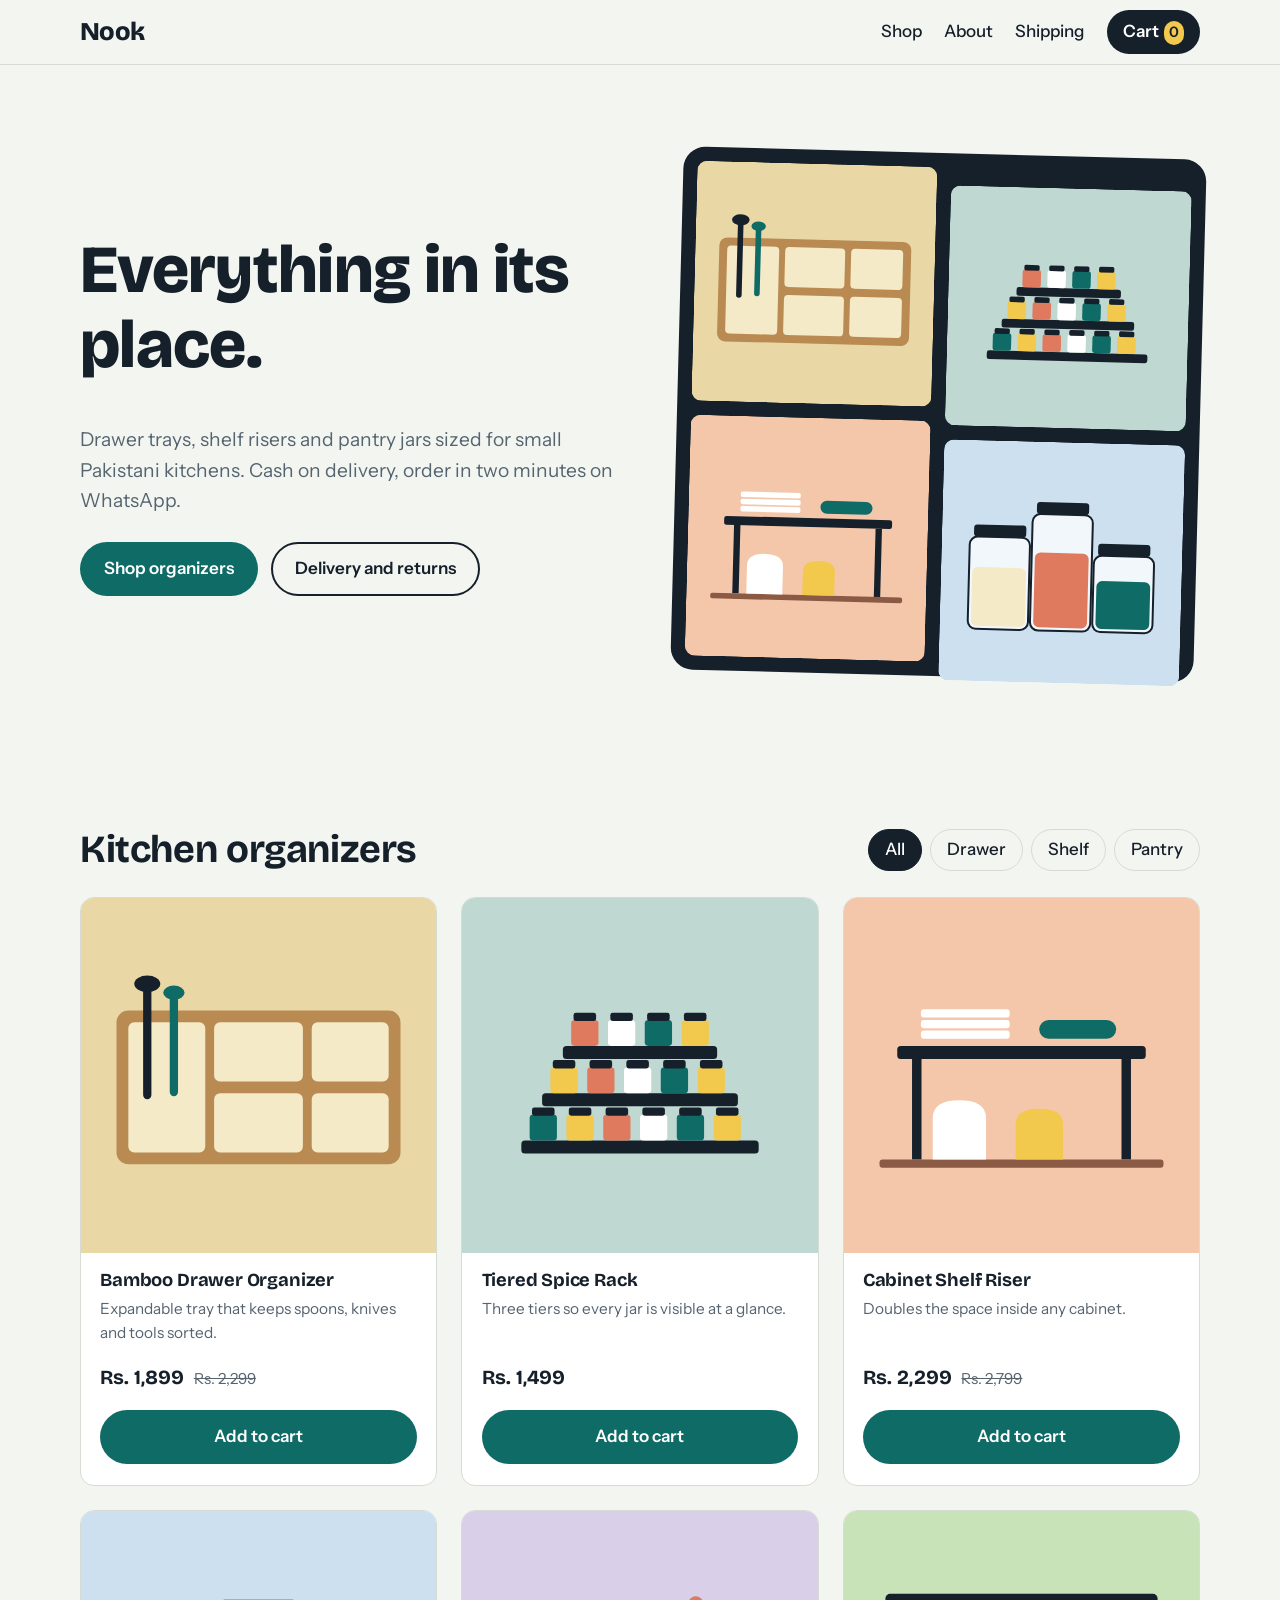
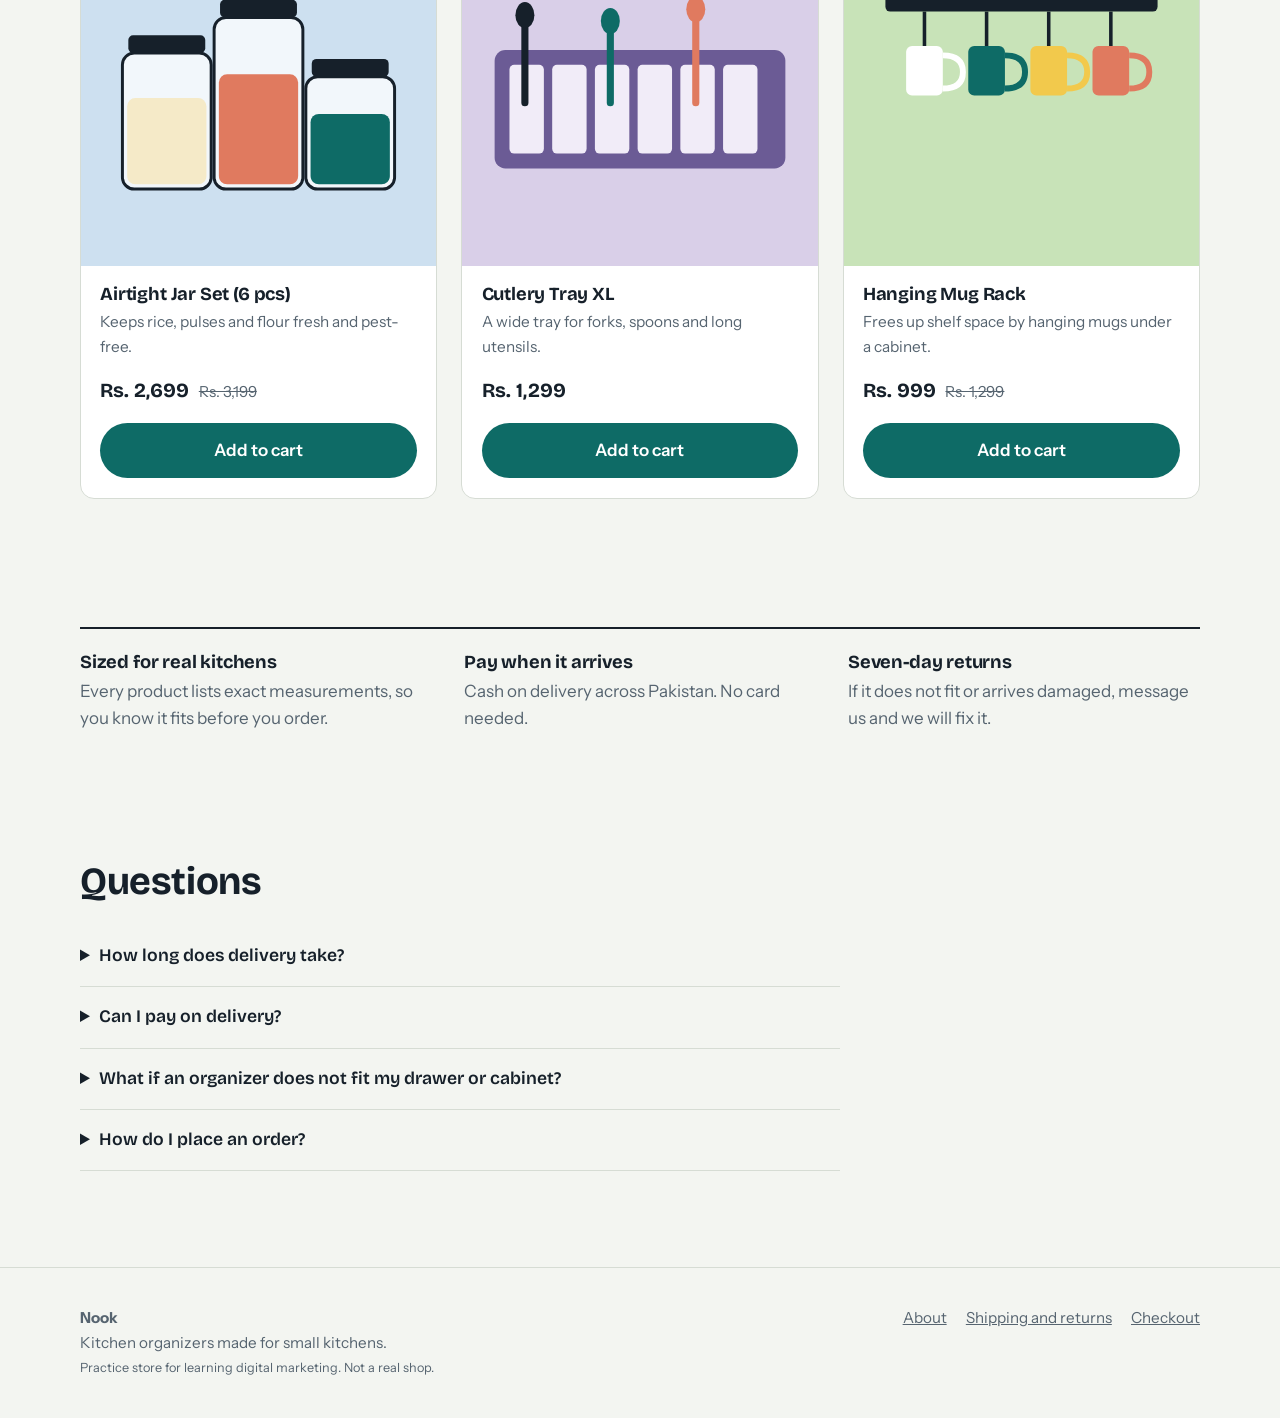
<file: index.html>
<!DOCTYPE html>
<html lang="en">
<head>
<meta name="google-site-verification" content="C2wfHtdwICVm2qAffg_CSDtPatONvUePWQ0lIU2KDuI" />
<meta charset="UTF-8">
<meta name="viewport" content="width=device-width, initial-scale=1">
<title>Nook | Kitchen organizers for small kitchens in Pakistan</title>
<meta name="description" content="Drawer organizers, spice racks, shelf risers and airtight jars for small kitchens. Cash on delivery across Pakistan.">
<link rel="canonical" href="https://mbj-marketing.github.io/">
<meta property="og:type" content="website">
<meta property="og:title" content="Nook | Kitchen organizers for small kitchens in Pakistan">
<meta property="og:description" content="Drawer organizers, spice racks, shelf risers and airtight jars for small kitchens. Cash on delivery across Pakistan.">
<meta property="og:url" content="https://mbj-marketing.github.io/">
<meta property="og:site_name" content="Nook">
<link rel="preconnect" href="https://fonts.googleapis.com">
<link rel="preconnect" href="https://fonts.gstatic.com" crossorigin>
<link rel="stylesheet" href="https://fonts.googleapis.com/css2?family=Bricolage+Grotesque:wght@600;700;800&family=Instrument+Sans:wght@400;500;600&display=swap">
<link rel="stylesheet" href="/css/style.css">
<script>window.STORE={"name": "Nook", "currency": "Rs.", "code": "PKR", "whatsapp": "923001234567"};window.dataLayer=window.dataLayer||[];</script>

<script type="application/ld+json">{"@context": "https://schema.org", "@type": "Store", "name": "Nook", "url": "https://mbj-marketing.github.io/", "description": "Kitchen organizers made for small kitchens"}</script>
<script type="application/ld+json">{"@context": "https://schema.org", "@type": "FAQPage", "mainEntity": [{"@type": "Question", "name": "How long does delivery take?", "acceptedAnswer": {"@type": "Answer", "text": "Orders reach most major cities in 3 to 5 working days and other areas in 5 to 8 working days."}}, {"@type": "Question", "name": "Can I pay on delivery?", "acceptedAnswer": {"@type": "Answer", "text": "Yes. Cash on delivery is available across Pakistan. You pay the rider when the parcel arrives."}}, {"@type": "Question", "name": "What if an organizer does not fit my drawer or cabinet?", "acceptedAnswer": {"@type": "Answer", "text": "Measure your space against the size listed on the product page. If it still does not fit, message us within 7 days of delivery and we will arrange a return or exchange."}}, {"@type": "Question", "name": "How do I place an order?", "acceptedAnswer": {"@type": "Answer", "text": "Add items to your cart, fill in your delivery details at checkout, and send the order to us on WhatsApp. We confirm it by message."}}]}</script>
</head>
<body>

<a class="skip" href="#main">Skip to content</a>
<header class="site-header">
  <div class="wrap bar">
    <a class="brand" href="/">Nook</a>
    <nav class="nav" aria-label="Main">
      <a class="hide-sm" href="/#products">Shop</a>
      <a class="hide-sm" href="/about.html">About</a>
      <a class="hide-sm" href="/shipping-returns.html">Shipping</a>
      <button class="cart-btn" data-cart-open aria-label="Open cart">Cart<span class="cart-count" data-cart-count>0</span></button>
    </nav>
  </div>
</header>
<main id="main">

<section class="hero">
  <div class="wrap hero-grid">
    <div>
      <h1>Everything in its place.</h1>
      <p class="lead">Drawer trays, shelf risers and pantry jars sized for small Pakistani kitchens. Cash on delivery, order in two minutes on WhatsApp.</p>
      <div class="hero-actions">
        <a class="btn" href="#products">Shop organizers</a>
        <a class="btn ghost" href="/shipping-returns.html">Delivery and returns</a>
      </div>
    </div>
    <div class="hero-board" aria-hidden="true"><img src="/images/drawer-organizer.svg" alt="Bamboo Drawer Organizer" width="600" height="600"><img src="/images/spice-rack.svg" alt="Tiered Spice Rack" width="600" height="600"><img src="/images/shelf-riser.svg" alt="Cabinet Shelf Riser" width="600" height="600"><img src="/images/jar-set.svg" alt="Airtight Jar Set (6 pcs)" width="600" height="600"></div>
  </div>
</section>

<section id="products">
  <div class="wrap">
    <div class="section-head">
      <h2>Kitchen organizers</h2>
      <div class="filters" role="group" aria-label="Filter products"><button data-filter="all" aria-pressed="true">All</button><button data-filter="Drawer" aria-pressed="false">Drawer</button><button data-filter="Shelf" aria-pressed="false">Shelf</button><button data-filter="Pantry" aria-pressed="false">Pantry</button></div>
    </div>
    <div class="grid">
<article class="card" data-cat="Drawer">
  <a class="thumb" href="/products/bamboo-drawer-organizer.html"><img src="/images/drawer-organizer.svg" alt="Bamboo Drawer Organizer" width="600" height="600" loading="lazy"></a>
  <div class="card-body">
    <h3><a href="/products/bamboo-drawer-organizer.html">Bamboo Drawer Organizer</a></h3>
    <p class="short">Expandable tray that keeps spoons, knives and tools sorted.</p>
    <div class="price-row"><span class="price">Rs. 1,899</span><span class="old">Rs. 2,299</span></div>
    <button class="btn" data-add data-id="bamboo-drawer-organizer" data-name="Bamboo Drawer Organizer" data-price="1899" data-img="/images/drawer-organizer.svg">Add to cart</button>
  </div>
</article>
<article class="card" data-cat="Shelf">
  <a class="thumb" href="/products/tiered-spice-rack.html"><img src="/images/spice-rack.svg" alt="Tiered Spice Rack" width="600" height="600" loading="lazy"></a>
  <div class="card-body">
    <h3><a href="/products/tiered-spice-rack.html">Tiered Spice Rack</a></h3>
    <p class="short">Three tiers so every jar is visible at a glance.</p>
    <div class="price-row"><span class="price">Rs. 1,499</span></div>
    <button class="btn" data-add data-id="tiered-spice-rack" data-name="Tiered Spice Rack" data-price="1499" data-img="/images/spice-rack.svg">Add to cart</button>
  </div>
</article>
<article class="card" data-cat="Shelf">
  <a class="thumb" href="/products/cabinet-shelf-riser.html"><img src="/images/shelf-riser.svg" alt="Cabinet Shelf Riser" width="600" height="600" loading="lazy"></a>
  <div class="card-body">
    <h3><a href="/products/cabinet-shelf-riser.html">Cabinet Shelf Riser</a></h3>
    <p class="short">Doubles the space inside any cabinet.</p>
    <div class="price-row"><span class="price">Rs. 2,299</span><span class="old">Rs. 2,799</span></div>
    <button class="btn" data-add data-id="cabinet-shelf-riser" data-name="Cabinet Shelf Riser" data-price="2299" data-img="/images/shelf-riser.svg">Add to cart</button>
  </div>
</article>
<article class="card" data-cat="Pantry">
  <a class="thumb" href="/products/airtight-jar-set.html"><img src="/images/jar-set.svg" alt="Airtight Jar Set (6 pcs)" width="600" height="600" loading="lazy"></a>
  <div class="card-body">
    <h3><a href="/products/airtight-jar-set.html">Airtight Jar Set (6 pcs)</a></h3>
    <p class="short">Keeps rice, pulses and flour fresh and pest-free.</p>
    <div class="price-row"><span class="price">Rs. 2,699</span><span class="old">Rs. 3,199</span></div>
    <button class="btn" data-add data-id="airtight-jar-set" data-name="Airtight Jar Set (6 pcs)" data-price="2699" data-img="/images/jar-set.svg">Add to cart</button>
  </div>
</article>
<article class="card" data-cat="Drawer">
  <a class="thumb" href="/products/cutlery-tray-xl.html"><img src="/images/cutlery-tray.svg" alt="Cutlery Tray XL" width="600" height="600" loading="lazy"></a>
  <div class="card-body">
    <h3><a href="/products/cutlery-tray-xl.html">Cutlery Tray XL</a></h3>
    <p class="short">A wide tray for forks, spoons and long utensils.</p>
    <div class="price-row"><span class="price">Rs. 1,299</span></div>
    <button class="btn" data-add data-id="cutlery-tray-xl" data-name="Cutlery Tray XL" data-price="1299" data-img="/images/cutlery-tray.svg">Add to cart</button>
  </div>
</article>
<article class="card" data-cat="Pantry">
  <a class="thumb" href="/products/hanging-mug-rack.html"><img src="/images/mug-rack.svg" alt="Hanging Mug Rack" width="600" height="600" loading="lazy"></a>
  <div class="card-body">
    <h3><a href="/products/hanging-mug-rack.html">Hanging Mug Rack</a></h3>
    <p class="short">Frees up shelf space by hanging mugs under a cabinet.</p>
    <div class="price-row"><span class="price">Rs. 999</span><span class="old">Rs. 1,299</span></div>
    <button class="btn" data-add data-id="hanging-mug-rack" data-name="Hanging Mug Rack" data-price="999" data-img="/images/mug-rack.svg">Add to cart</button>
  </div>
</article>
    </div>
  </div>
</section>

<section>
  <div class="wrap facts">
    <div><h3>Sized for real kitchens</h3><p>Every product lists exact measurements, so you know it fits before you order.</p></div>
    <div><h3>Pay when it arrives</h3><p>Cash on delivery across Pakistan. No card needed.</p></div>
    <div><h3>Seven-day returns</h3><p>If it does not fit or arrives damaged, message us and we will fix it.</p></div>
  </div>
</section>

<section>
  <div class="wrap">
    <h2>Questions</h2>
    <details><summary>How long does delivery take?</summary><p>Orders reach most major cities in 3 to 5 working days and other areas in 5 to 8 working days.</p></details>
<details><summary>Can I pay on delivery?</summary><p>Yes. Cash on delivery is available across Pakistan. You pay the rider when the parcel arrives.</p></details>
<details><summary>What if an organizer does not fit my drawer or cabinet?</summary><p>Measure your space against the size listed on the product page. If it still does not fit, message us within 7 days of delivery and we will arrange a return or exchange.</p></details>
<details><summary>How do I place an order?</summary><p>Add items to your cart, fill in your delivery details at checkout, and send the order to us on WhatsApp. We confirm it by message.</p></details>
  </div>
</section>
</main>
<footer class="site-footer">
  <div class="wrap foot-grid">
    <div>
      <strong>Nook</strong><br>Kitchen organizers made for small kitchens.<br>
      <small>Practice store for learning digital marketing. Not a real shop.</small>
    </div>
    <nav aria-label="Footer">
      <a href="/about.html">About</a>
      <a href="/shipping-returns.html">Shipping and returns</a>
      <a href="/checkout.html">Checkout</a>
    </nav>
  </div>
</footer>

<div class="overlay" id="overlay"></div>
<aside class="drawer" id="drawer" aria-hidden="true" aria-label="Shopping cart">
  <div class="drawer-head">
    <h2>Your cart</h2>
    <button class="icon-btn" data-cart-close aria-label="Close cart">&times;</button>
  </div>
  <div class="drawer-items" id="drawer-items"></div>
  <div class="drawer-foot" id="drawer-foot" hidden>
    <div class="line"><span>Subtotal</span><span id="drawer-total"></span></div>
    <a class="btn block" href="/checkout.html">Go to checkout</a>
  </div>
</aside>
<script src="/js/store.js"></script>
</body>
</html>
</file>
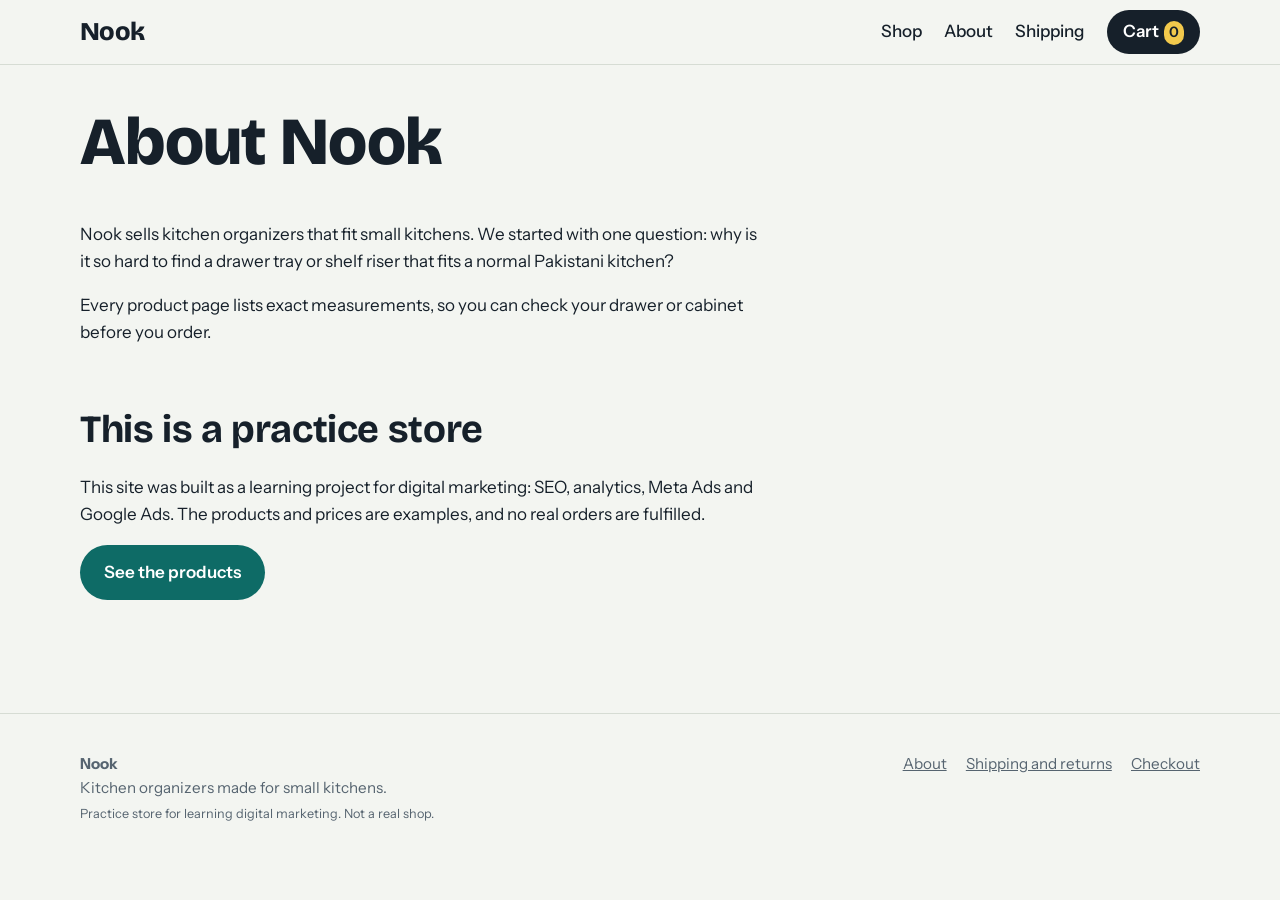
<file: about.html>
<!DOCTYPE html>
<html lang="en">
<head>
<meta charset="UTF-8">
<meta name="viewport" content="width=device-width, initial-scale=1">
<title>About | Nook</title>
<meta name="description" content="About Nook, a kitchen organizer store for small kitchens.">
<link rel="canonical" href="https://mbj-marketing.github.io/about.html">
<meta property="og:type" content="website">
<meta property="og:title" content="About | Nook">
<meta property="og:description" content="About Nook, a kitchen organizer store for small kitchens.">
<meta property="og:url" content="https://mbj-marketing.github.io/about.html">
<meta property="og:site_name" content="Nook">
<link rel="preconnect" href="https://fonts.googleapis.com">
<link rel="preconnect" href="https://fonts.gstatic.com" crossorigin>
<link rel="stylesheet" href="https://fonts.googleapis.com/css2?family=Bricolage+Grotesque:wght@600;700;800&family=Instrument+Sans:wght@400;500;600&display=swap">
<link rel="stylesheet" href="/css/style.css">
<script>window.STORE={"name": "Nook", "currency": "Rs.", "code": "PKR", "whatsapp": "923001234567"};window.dataLayer=window.dataLayer||[];</script>


</head>
<body>

<a class="skip" href="#main">Skip to content</a>
<header class="site-header">
  <div class="wrap bar">
    <a class="brand" href="/">Nook</a>
    <nav class="nav" aria-label="Main">
      <a class="hide-sm" href="/#products">Shop</a>
      <a class="hide-sm" href="/about.html">About</a>
      <a class="hide-sm" href="/shipping-returns.html">Shipping</a>
      <button class="cart-btn" data-cart-open aria-label="Open cart">Cart<span class="cart-count" data-cart-count>0</span></button>
    </nav>
  </div>
</header>
<main id="main">

<div class="wrap prose">
  <h1>About Nook</h1>
  <p>Nook sells kitchen organizers that fit small kitchens. We started with one question: why is it so hard to find a drawer tray or shelf riser that fits a normal Pakistani kitchen?</p>
  <p>Every product page lists exact measurements, so you can check your drawer or cabinet before you order.</p>
  <h2>This is a practice store</h2>
  <p>This site was built as a learning project for digital marketing: SEO, analytics, Meta Ads and Google Ads. The products and prices are examples, and no real orders are fulfilled.</p>
  <p><a class="btn" href="/#products">See the products</a></p>
</div>
</main>
<footer class="site-footer">
  <div class="wrap foot-grid">
    <div>
      <strong>Nook</strong><br>Kitchen organizers made for small kitchens.<br>
      <small>Practice store for learning digital marketing. Not a real shop.</small>
    </div>
    <nav aria-label="Footer">
      <a href="/about.html">About</a>
      <a href="/shipping-returns.html">Shipping and returns</a>
      <a href="/checkout.html">Checkout</a>
    </nav>
  </div>
</footer>

<div class="overlay" id="overlay"></div>
<aside class="drawer" id="drawer" aria-hidden="true" aria-label="Shopping cart">
  <div class="drawer-head">
    <h2>Your cart</h2>
    <button class="icon-btn" data-cart-close aria-label="Close cart">&times;</button>
  </div>
  <div class="drawer-items" id="drawer-items"></div>
  <div class="drawer-foot" id="drawer-foot" hidden>
    <div class="line"><span>Subtotal</span><span id="drawer-total"></span></div>
    <a class="btn block" href="/checkout.html">Go to checkout</a>
  </div>
</aside>
<script src="/js/store.js"></script>
</body>
</html>
</file>
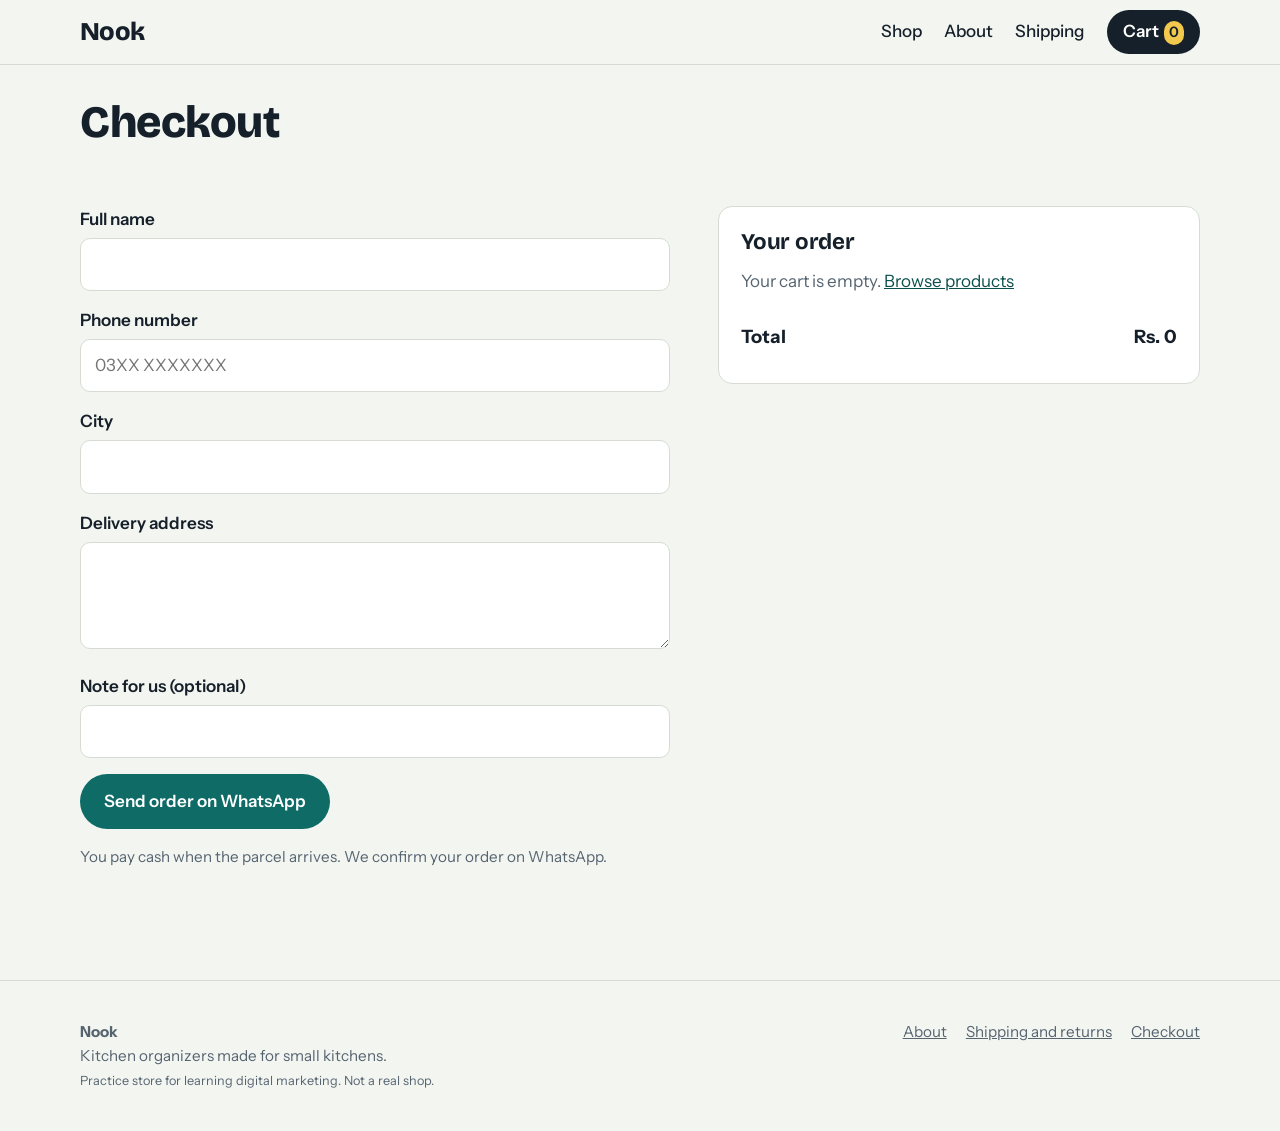
<file: checkout.html>
<!DOCTYPE html>
<html lang="en">
<head>
<meta charset="UTF-8">
<meta name="viewport" content="width=device-width, initial-scale=1">
<title>Checkout | Nook</title>
<meta name="description" content="Send your order on WhatsApp. Cash on delivery.">
<link rel="canonical" href="https://mbj-marketing.github.io/checkout.html">
<meta property="og:type" content="website">
<meta property="og:title" content="Checkout | Nook">
<meta property="og:description" content="Send your order on WhatsApp. Cash on delivery.">
<meta property="og:url" content="https://
github.io/checkout.html">
<meta property="og:site_name" content="Nook">
<link rel="preconnect" href="https://fonts.googleapis.com">
<link rel="preconnect" href="https://fonts.gstatic.com" crossorigin>
<link rel="stylesheet" href="https://fonts.googleapis.com/css2?family=Bricolage+Grotesque:wght@600;700;800&family=Instrument+Sans:wght@400;500;600&display=swap">
<link rel="stylesheet" href="/css/style.css">
<script>window.STORE={"name": "Nook", "currency": "Rs.", "code": "PKR", "whatsapp": "923001234567"};window.dataLayer=window.dataLayer||[];</script>

<meta name="robots" content="noindex">
</head>
<body>

<a class="skip" href="#main">Skip to content</a>
<header class="site-header">
  <div class="wrap bar">
    <a class="brand" href="/">Nook</a>
    <nav class="nav" aria-label="Main">
      <a class="hide-sm" href="/#products">Shop</a>
      <a class="hide-sm" href="/about.html">About</a>
      <a class="hide-sm" href="/shipping-returns.html">Shipping</a>
      <button class="cart-btn" data-cart-open aria-label="Open cart">Cart<span class="cart-count" data-cart-count>0</span></button>
    </nav>
  </div>
</header>
<main id="main">

<div class="wrap">
  <h1 style="font-size:clamp(2rem,4vw,2.8rem);padding-top:2rem">Checkout</h1>
  <div class="checkout">
    <div>
      <form id="order-form">
        <div class="field"><label for="name">Full name</label><input id="name" name="name" autocomplete="name" required></div>
        <div class="field"><label for="phone">Phone number</label><input id="phone" name="phone" type="tel" autocomplete="tel" placeholder="03XX XXXXXXX" required></div>
        <div class="field"><label for="city">City</label><input id="city" name="city" autocomplete="address-level2" required></div>
        <div class="field"><label for="address">Delivery address</label><textarea id="address" name="address" rows="3" autocomplete="street-address" required></textarea></div>
        <div class="field"><label for="note">Note for us (optional)</label><input id="note" name="note"></div>
        <button class="btn" type="submit">Send order on WhatsApp</button>
        <p class="buy-note">You pay cash when the parcel arrives. We confirm your order on WhatsApp.</p>
      </form>
      <div class="done" id="done" hidden>
        <h2>Order ready to send</h2>
        <p>WhatsApp should open with your order. If it did not, use the button below, then press send.</p>
        <a class="btn" id="wa-link" href="#" target="_blank" rel="noopener">Open WhatsApp</a>
      </div>
    </div>
    <aside class="summary">
      <h2 style="font-size:1.4rem">Your order</h2>
      <div id="summary-items"></div>
      <div class="line total"><span>Total</span><span id="summary-total"></span></div>
    </aside>
  </div>
</div>
</main>
<footer class="site-footer">
  <div class="wrap foot-grid">
    <div>
      <strong>Nook</strong><br>Kitchen organizers made for small kitchens.<br>
      <small>Practice store for learning digital marketing. Not a real shop.</small>
    </div>
    <nav aria-label="Footer">
      <a href="/about.html">About</a>
      <a href="/shipping-returns.html">Shipping and returns</a>
      <a href="/checkout.html">Checkout</a>
    </nav>
  </div>
</footer>

<div class="overlay" id="overlay"></div>
<aside class="drawer" id="drawer" aria-hidden="true" aria-label="Shopping cart">
  <div class="drawer-head">
    <h2>Your cart</h2>
    <button class="icon-btn" data-cart-close aria-label="Close cart">&times;</button>
  </div>
  <div class="drawer-items" id="drawer-items"></div>
  <div class="drawer-foot" id="drawer-foot" hidden>
    <div class="line"><span>Subtotal</span><span id="drawer-total"></span></div>
    <a class="btn block" href="/checkout.html">Go to checkout</a>
  </div>
</aside>
<script src="/js/store.js"></script>
</body>
</html>
</file>
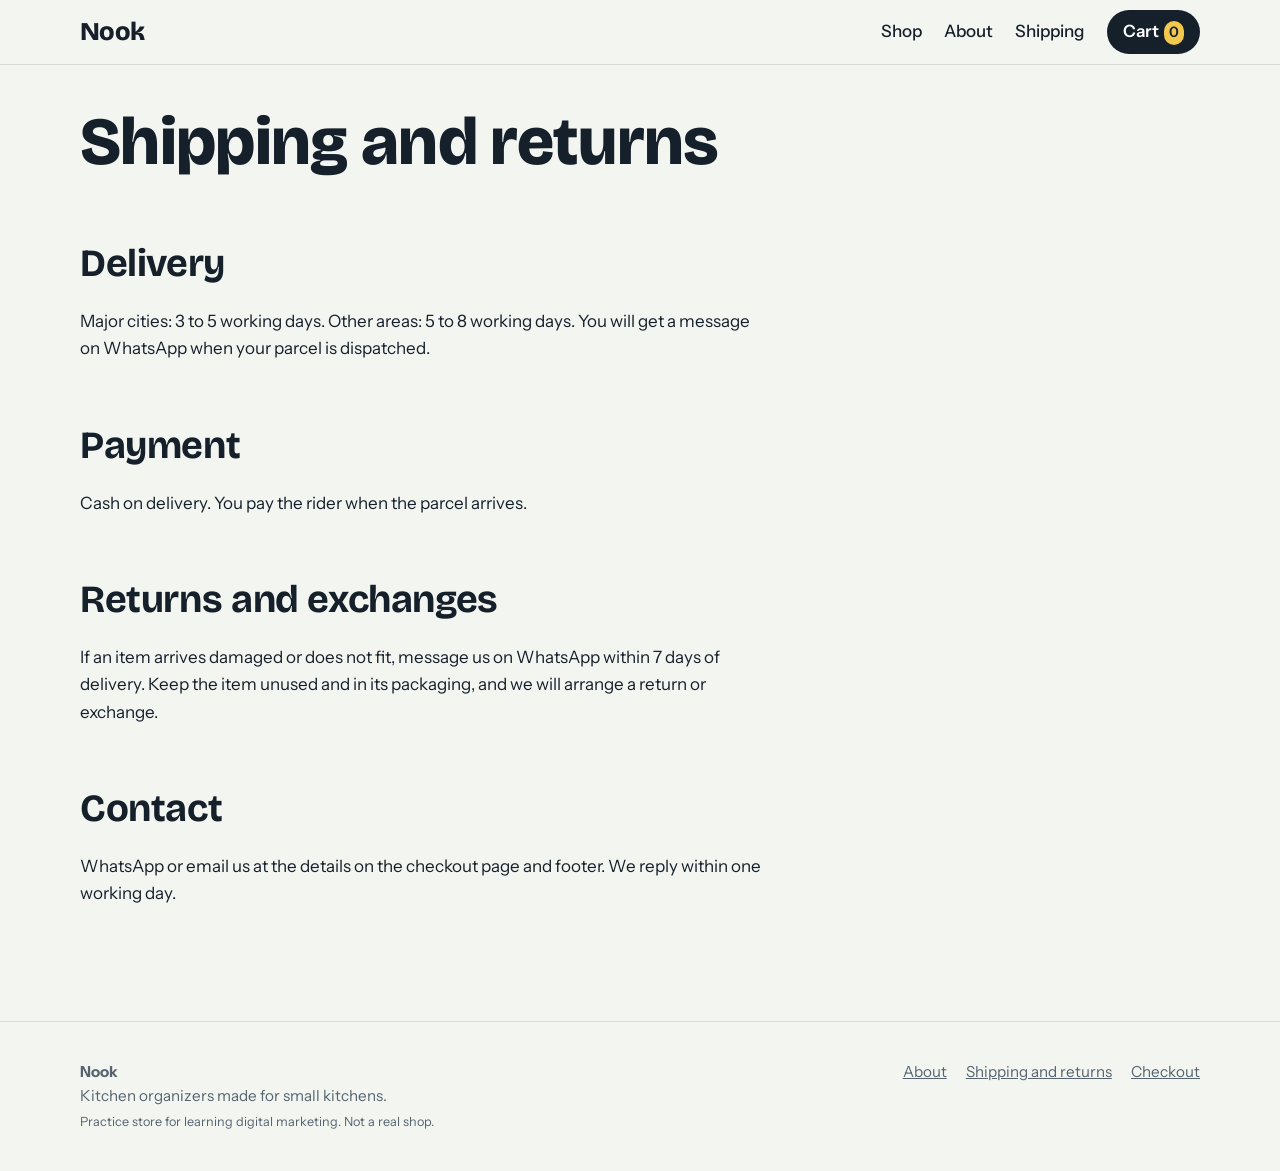
<file: shipping-returns.html>
<!DOCTYPE html>
<html lang="en">
<head>
<meta charset="UTF-8">
<meta name="viewport" content="width=device-width, initial-scale=1">
<title>Shipping and returns | Nook</title>
<meta name="description" content="Delivery times, cash on delivery and 7-day returns.">
<link rel="canonical" href="https://mbj-marketing.github.io/shipping-returns.html">
<meta property="og:type" content="website">
<meta property="og:title" content="Shipping and returns | Nook">
<meta property="og:description" content="Delivery times, cash on delivery and 7-day returns.">
<meta property="og:url" content="https://mbj-marketing.github.io/shipping-returns.html">
<meta property="og:site_name" content="Nook">
<link rel="preconnect" href="https://fonts.googleapis.com">
<link rel="preconnect" href="https://fonts.gstatic.com" crossorigin>
<link rel="stylesheet" href="https://fonts.googleapis.com/css2?family=Bricolage+Grotesque:wght@600;700;800&family=Instrument+Sans:wght@400;500;600&display=swap">
<link rel="stylesheet" href="/css/style.css">
<script>window.STORE={"name": "Nook", "currency": "Rs.", "code": "PKR", "whatsapp": "923001234567"};window.dataLayer=window.dataLayer||[];</script>


</head>
<body>

<a class="skip" href="#main">Skip to content</a>
<header class="site-header">
  <div class="wrap bar">
    <a class="brand" href="/">Nook</a>
    <nav class="nav" aria-label="Main">
      <a class="hide-sm" href="/#products">Shop</a>
      <a class="hide-sm" href="/about.html">About</a>
      <a class="hide-sm" href="/shipping-returns.html">Shipping</a>
      <button class="cart-btn" data-cart-open aria-label="Open cart">Cart<span class="cart-count" data-cart-count>0</span></button>
    </nav>
  </div>
</header>
<main id="main">

<div class="wrap prose">
  <h1>Shipping and returns</h1>
  <h2>Delivery</h2>
  <p>Major cities: 3 to 5 working days. Other areas: 5 to 8 working days. You will get a message on WhatsApp when your parcel is dispatched.</p>
  <h2>Payment</h2>
  <p>Cash on delivery. You pay the rider when the parcel arrives.</p>
  <h2>Returns and exchanges</h2>
  <p>If an item arrives damaged or does not fit, message us on WhatsApp within 7 days of delivery. Keep the item unused and in its packaging, and we will arrange a return or exchange.</p>
  <h2>Contact</h2>
  <p>WhatsApp or email us at the details on the checkout page and footer. We reply within one working day.</p>
</div>
</main>
<footer class="site-footer">
  <div class="wrap foot-grid">
    <div>
      <strong>Nook</strong><br>Kitchen organizers made for small kitchens.<br>
      <small>Practice store for learning digital marketing. Not a real shop.</small>
    </div>
    <nav aria-label="Footer">
      <a href="/about.html">About</a>
      <a href="/shipping-returns.html">Shipping and returns</a>
      <a href="/checkout.html">Checkout</a>
    </nav>
  </div>
</footer>

<div class="overlay" id="overlay"></div>
<aside class="drawer" id="drawer" aria-hidden="true" aria-label="Shopping cart">
  <div class="drawer-head">
    <h2>Your cart</h2>
    <button class="icon-btn" data-cart-close aria-label="Close cart">&times;</button>
  </div>
  <div class="drawer-items" id="drawer-items"></div>
  <div class="drawer-foot" id="drawer-foot" hidden>
    <div class="line"><span>Subtotal</span><span id="drawer-total"></span></div>
    <a class="btn block" href="/checkout.html">Go to checkout</a>
  </div>
</aside>
<script src="/js/store.js"></script>
</body>
</html>
</file>
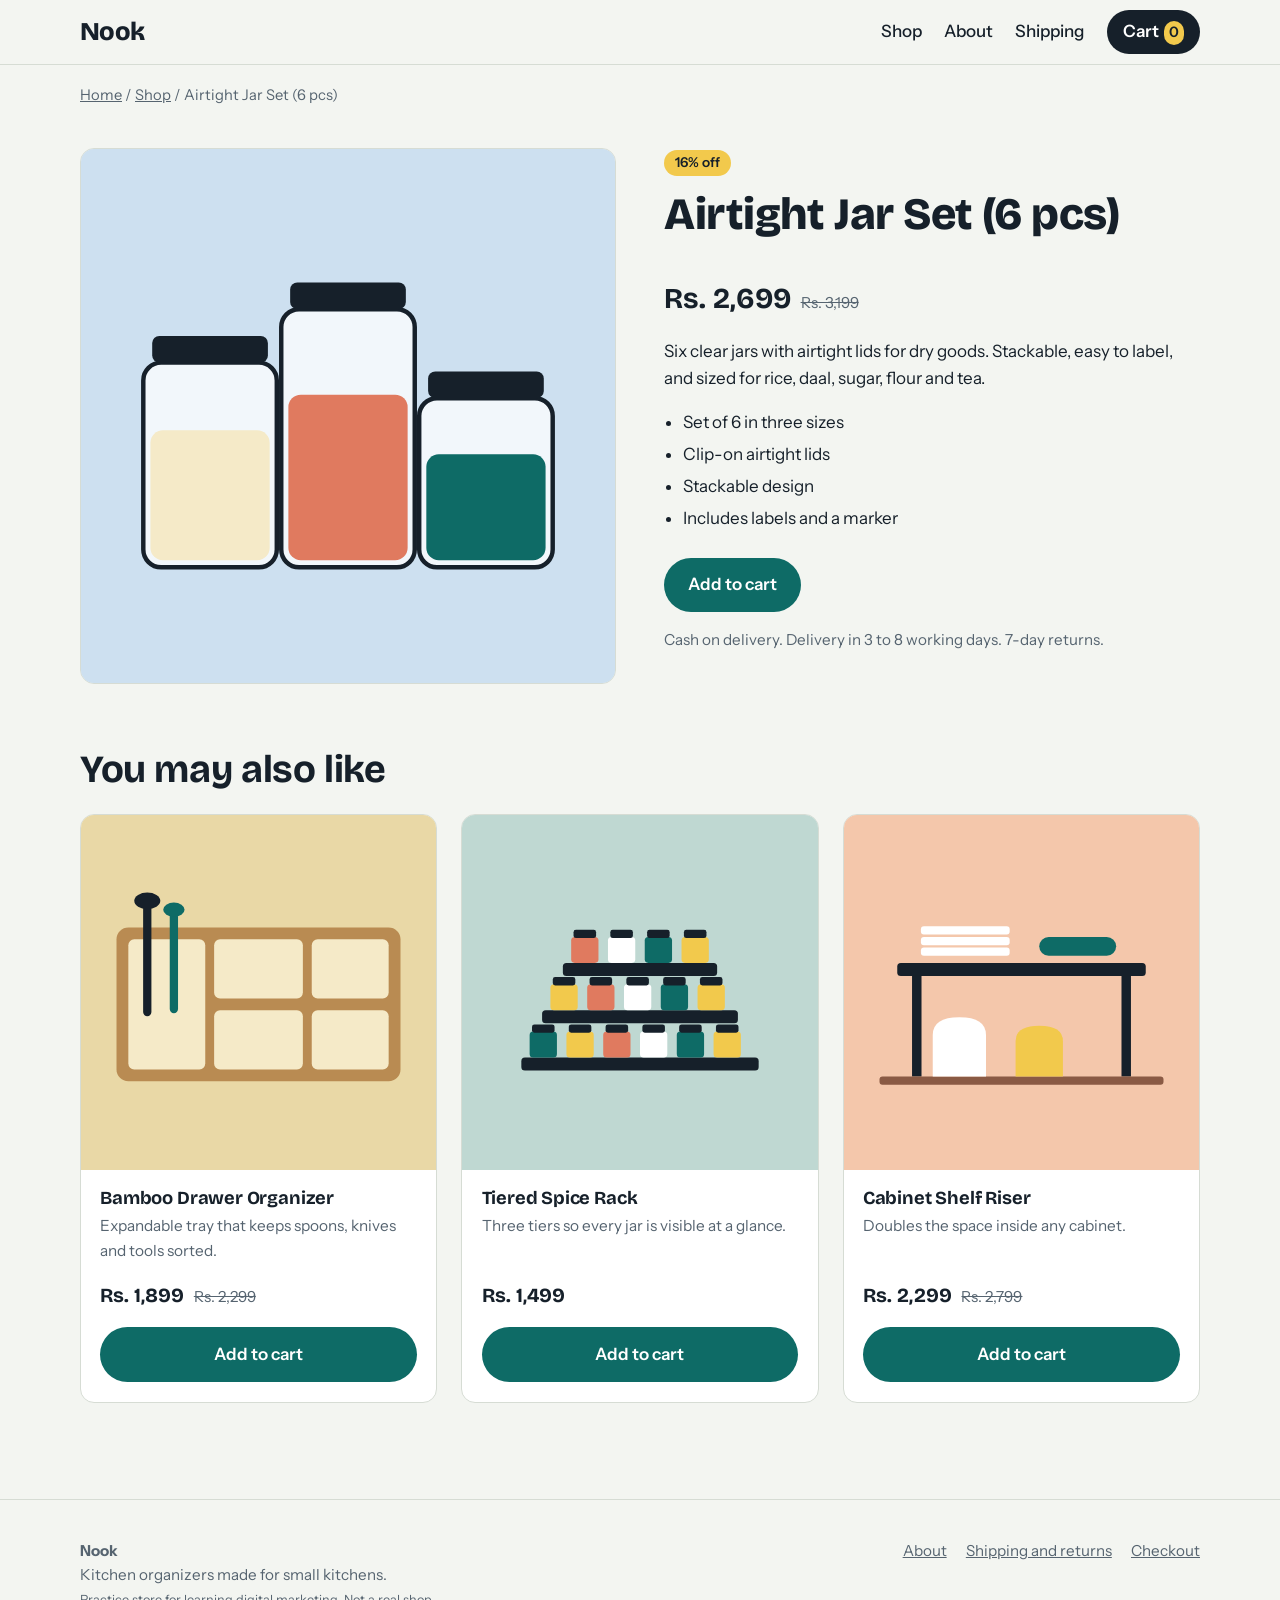
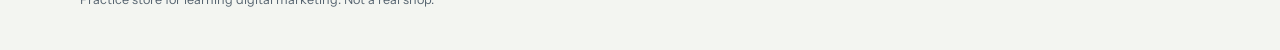
<file: products/airtight-jar-set.html>
<!DOCTYPE html>
<html lang="en">
<head>
<meta charset="UTF-8">
<meta name="viewport" content="width=device-width, initial-scale=1">
<title>Airtight Jar Set (6 pcs) | Nook</title>
<meta name="description" content="Keeps rice, pulses and flour fresh and pest-free. Rs. 2,699. Cash on delivery across Pakistan.">
<link rel="canonical" href="https://mbj-marketing.github.io/products/airtight-jar-set.html">
<meta property="og:type" content="website">
<meta property="og:title" content="Airtight Jar Set (6 pcs) | Nook">
<meta property="og:description" content="Keeps rice, pulses and flour fresh and pest-free. Rs. 2,699. Cash on delivery across Pakistan.">
<meta property="og:url" content="https://mbj-marketing.github.io/products/airtight-jar-set.html">
<meta property="og:site_name" content="Nook">
<link rel="preconnect" href="https://fonts.googleapis.com">
<link rel="preconnect" href="https://fonts.gstatic.com" crossorigin>
<link rel="stylesheet" href="https://fonts.googleapis.com/css2?family=Bricolage+Grotesque:wght@600;700;800&family=Instrument+Sans:wght@400;500;600&display=swap">
<link rel="stylesheet" href="/css/style.css">
<script>window.STORE={"name": "Nook", "currency": "Rs.", "code": "PKR", "whatsapp": "923001234567"};window.dataLayer=window.dataLayer||[];</script>

<script type="application/ld+json">{"@context": "https://schema.org", "@type": "Product", "name": "Airtight Jar Set (6 pcs)", "description": "Six clear jars with airtight lids for dry goods. Stackable, easy to label, and sized for rice, daal, sugar, flour and tea.", "image": "https://mbj-marketing.github.io/images/jar-set.svg", "category": "Pantry", "brand": {"@type": "Brand", "name": "Nook"}, "offers": {"@type": "Offer", "url": "https://mbj-marketing.github.io/products/airtight-jar-set.html", "priceCurrency": "PKR", "price": "2699", "availability": "https://schema.org/InStock"}}</script>
</head>
<body>

<a class="skip" href="#main">Skip to content</a>
<header class="site-header">
  <div class="wrap bar">
    <a class="brand" href="/">Nook</a>
    <nav class="nav" aria-label="Main">
      <a class="hide-sm" href="/#products">Shop</a>
      <a class="hide-sm" href="/about.html">About</a>
      <a class="hide-sm" href="/shipping-returns.html">Shipping</a>
      <button class="cart-btn" data-cart-open aria-label="Open cart">Cart<span class="cart-count" data-cart-count>0</span></button>
    </nav>
  </div>
</header>
<main id="main">

<div class="wrap">
  <p class="crumbs"><a href="/">Home</a> / <a href="/#products">Shop</a> / Airtight Jar Set (6 pcs)</p>
  <div class="product" data-product="airtight-jar-set" data-name="Airtight Jar Set (6 pcs)" data-price="2699">
    <img src="/images/jar-set.svg" alt="Airtight Jar Set (6 pcs)" width="600" height="600">
    <div>
      <span class="badge">16% off</span>
      <h1 style="font-size:clamp(2rem,4vw,2.8rem)">Airtight Jar Set (6 pcs)</h1>
      <div class="price-row"><span class="price">Rs. 2,699</span><span class="old">Rs. 3,199</span></div>
      <p style="margin-top:1rem">Six clear jars with airtight lids for dry goods. Stackable, easy to label, and sized for rice, daal, sugar, flour and tea.</p>
      <ul><li>Set of 6 in three sizes</li><li>Clip-on airtight lids</li><li>Stackable design</li><li>Includes labels and a marker</li></ul>
      <button class="btn" data-add data-id="airtight-jar-set" data-name="Airtight Jar Set (6 pcs)" data-price="2699" data-img="/images/jar-set.svg">Add to cart</button>
      <p class="buy-note">Cash on delivery. Delivery in 3 to 8 working days. 7-day returns.</p>
    </div>
  </div>
  <section style="padding-top:1rem">
    <h2>You may also like</h2>
    <div class="grid"><article class="card" data-cat="Drawer">
  <a class="thumb" href="/products/bamboo-drawer-organizer.html"><img src="/images/drawer-organizer.svg" alt="Bamboo Drawer Organizer" width="600" height="600" loading="lazy"></a>
  <div class="card-body">
    <h3><a href="/products/bamboo-drawer-organizer.html">Bamboo Drawer Organizer</a></h3>
    <p class="short">Expandable tray that keeps spoons, knives and tools sorted.</p>
    <div class="price-row"><span class="price">Rs. 1,899</span><span class="old">Rs. 2,299</span></div>
    <button class="btn" data-add data-id="bamboo-drawer-organizer" data-name="Bamboo Drawer Organizer" data-price="1899" data-img="/images/drawer-organizer.svg">Add to cart</button>
  </div>
</article>
<article class="card" data-cat="Shelf">
  <a class="thumb" href="/products/tiered-spice-rack.html"><img src="/images/spice-rack.svg" alt="Tiered Spice Rack" width="600" height="600" loading="lazy"></a>
  <div class="card-body">
    <h3><a href="/products/tiered-spice-rack.html">Tiered Spice Rack</a></h3>
    <p class="short">Three tiers so every jar is visible at a glance.</p>
    <div class="price-row"><span class="price">Rs. 1,499</span></div>
    <button class="btn" data-add data-id="tiered-spice-rack" data-name="Tiered Spice Rack" data-price="1499" data-img="/images/spice-rack.svg">Add to cart</button>
  </div>
</article>
<article class="card" data-cat="Shelf">
  <a class="thumb" href="/products/cabinet-shelf-riser.html"><img src="/images/shelf-riser.svg" alt="Cabinet Shelf Riser" width="600" height="600" loading="lazy"></a>
  <div class="card-body">
    <h3><a href="/products/cabinet-shelf-riser.html">Cabinet Shelf Riser</a></h3>
    <p class="short">Doubles the space inside any cabinet.</p>
    <div class="price-row"><span class="price">Rs. 2,299</span><span class="old">Rs. 2,799</span></div>
    <button class="btn" data-add data-id="cabinet-shelf-riser" data-name="Cabinet Shelf Riser" data-price="2299" data-img="/images/shelf-riser.svg">Add to cart</button>
  </div>
</article></div>
  </section>
</div>
</main>
<footer class="site-footer">
  <div class="wrap foot-grid">
    <div>
      <strong>Nook</strong><br>Kitchen organizers made for small kitchens.<br>
      <small>Practice store for learning digital marketing. Not a real shop.</small>
    </div>
    <nav aria-label="Footer">
      <a href="/about.html">About</a>
      <a href="/shipping-returns.html">Shipping and returns</a>
      <a href="/checkout.html">Checkout</a>
    </nav>
  </div>
</footer>

<div class="overlay" id="overlay"></div>
<aside class="drawer" id="drawer" aria-hidden="true" aria-label="Shopping cart">
  <div class="drawer-head">
    <h2>Your cart</h2>
    <button class="icon-btn" data-cart-close aria-label="Close cart">&times;</button>
  </div>
  <div class="drawer-items" id="drawer-items"></div>
  <div class="drawer-foot" id="drawer-foot" hidden>
    <div class="line"><span>Subtotal</span><span id="drawer-total"></span></div>
    <a class="btn block" href="/checkout.html">Go to checkout</a>
  </div>
</aside>
<script src="/js/store.js"></script>
</body>
</html>
</file>
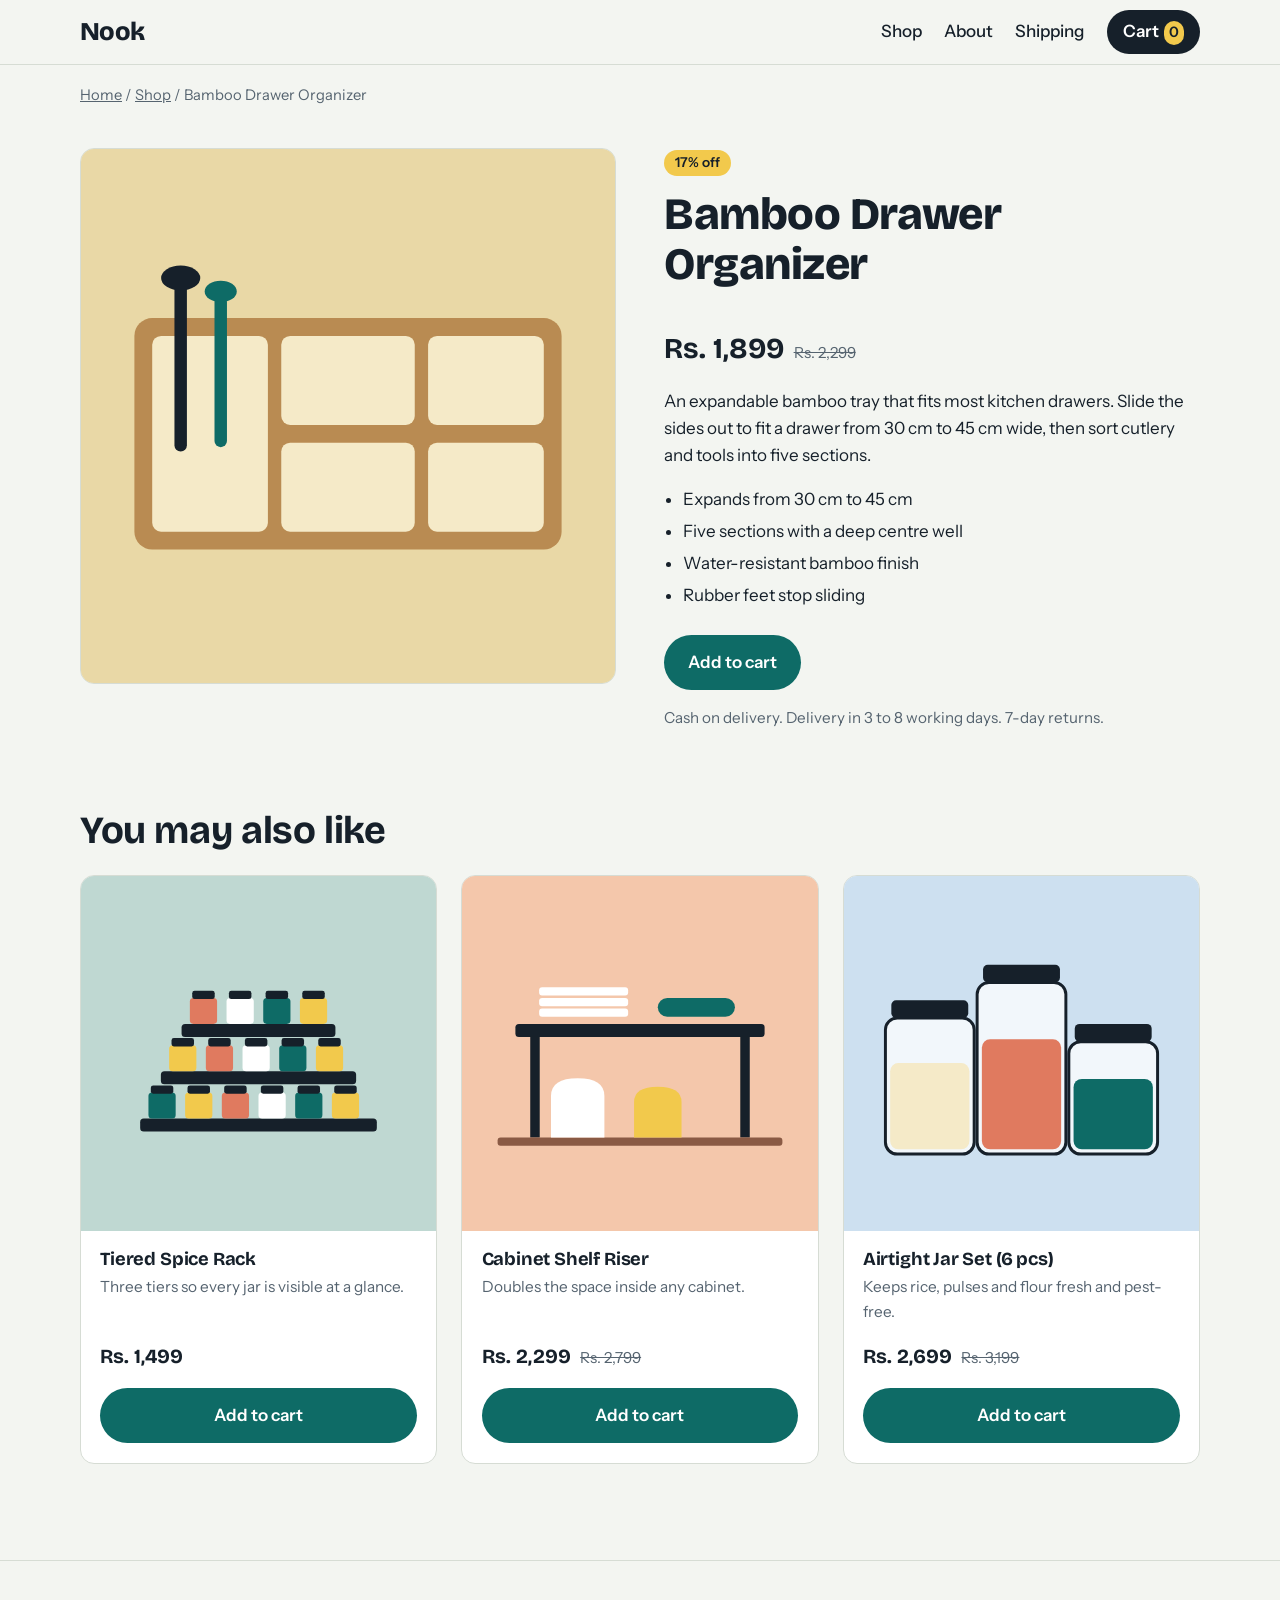
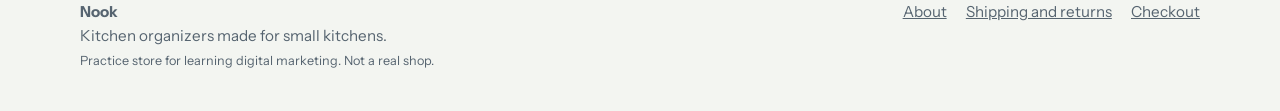
<file: products/bamboo-drawer-organizer.html>
<!DOCTYPE html>
<html lang="en">
<head>
<meta charset="UTF-8">
<meta name="viewport" content="width=device-width, initial-scale=1">
<title>Bamboo Drawer Organizer | Nook</title>
<meta name="description" content="Expandable tray that keeps spoons, knives and tools sorted. Rs. 1,899. Cash on delivery across Pakistan.">
<link rel="canonical" href="https://mbj-marketing.github.io/products/bamboo-drawer-organizer.html">
<meta property="og:type" content="website">
<meta property="og:title" content="Bamboo Drawer Organizer | Nook">
<meta property="og:description" content="Expandable tray that keeps spoons, knives and tools sorted. Rs. 1,899. Cash on delivery across Pakistan.">
<meta property="og:url" content="https://mbj-marketing.github.io/products/bamboo-drawer-organizer.html">
<meta property="og:site_name" content="Nook">
<link rel="preconnect" href="https://fonts.googleapis.com">
<link rel="preconnect" href="https://fonts.gstatic.com" crossorigin>
<link rel="stylesheet" href="https://fonts.googleapis.com/css2?family=Bricolage+Grotesque:wght@600;700;800&family=Instrument+Sans:wght@400;500;600&display=swap">
<link rel="stylesheet" href="/css/style.css">
<script>window.STORE={"name": "Nook", "currency": "Rs.", "code": "PKR", "whatsapp": "923001234567"};window.dataLayer=window.dataLayer||[];</script>

<script type="application/ld+json">{"@context": "https://schema.org", "@type": "Product", "name": "Bamboo Drawer Organizer", "description": "An expandable bamboo tray that fits most kitchen drawers. Slide the sides out to fit a drawer from 30 cm to 45 cm wide, then sort cutlery and tools into five sections.", "image": "https://mbj-marketing.github.io/images/drawer-organizer.svg", "category": "Drawer", "brand": {"@type": "Brand", "name": "Nook"}, "offers": {"@type": "Offer", "url": "https://mbj-marketing.github.io/products/bamboo-drawer-organizer.html", "priceCurrency": "PKR", "price": "1899", "availability": "https://schema.org/InStock"}}</script>
</head>
<body>

<a class="skip" href="#main">Skip to content</a>
<header class="site-header">
  <div class="wrap bar">
    <a class="brand" href="/">Nook</a>
    <nav class="nav" aria-label="Main">
      <a class="hide-sm" href="/#products">Shop</a>
      <a class="hide-sm" href="/about.html">About</a>
      <a class="hide-sm" href="/shipping-returns.html">Shipping</a>
      <button class="cart-btn" data-cart-open aria-label="Open cart">Cart<span class="cart-count" data-cart-count>0</span></button>
    </nav>
  </div>
</header>
<main id="main">

<div class="wrap">
  <p class="crumbs"><a href="/">Home</a> / <a href="/#products">Shop</a> / Bamboo Drawer Organizer</p>
  <div class="product" data-product="bamboo-drawer-organizer" data-name="Bamboo Drawer Organizer" data-price="1899">
    <img src="/images/drawer-organizer.svg" alt="Bamboo Drawer Organizer" width="600" height="600">
    <div>
      <span class="badge">17% off</span>
      <h1 style="font-size:clamp(2rem,4vw,2.8rem)">Bamboo Drawer Organizer</h1>
      <div class="price-row"><span class="price">Rs. 1,899</span><span class="old">Rs. 2,299</span></div>
      <p style="margin-top:1rem">An expandable bamboo tray that fits most kitchen drawers. Slide the sides out to fit a drawer from 30 cm to 45 cm wide, then sort cutlery and tools into five sections.</p>
      <ul><li>Expands from 30 cm to 45 cm</li><li>Five sections with a deep centre well</li><li>Water-resistant bamboo finish</li><li>Rubber feet stop sliding</li></ul>
      <button class="btn" data-add data-id="bamboo-drawer-organizer" data-name="Bamboo Drawer Organizer" data-price="1899" data-img="/images/drawer-organizer.svg">Add to cart</button>
      <p class="buy-note">Cash on delivery. Delivery in 3 to 8 working days. 7-day returns.</p>
    </div>
  </div>
  <section style="padding-top:1rem">
    <h2>You may also like</h2>
    <div class="grid"><article class="card" data-cat="Shelf">
  <a class="thumb" href="/products/tiered-spice-rack.html"><img src="/images/spice-rack.svg" alt="Tiered Spice Rack" width="600" height="600" loading="lazy"></a>
  <div class="card-body">
    <h3><a href="/products/tiered-spice-rack.html">Tiered Spice Rack</a></h3>
    <p class="short">Three tiers so every jar is visible at a glance.</p>
    <div class="price-row"><span class="price">Rs. 1,499</span></div>
    <button class="btn" data-add data-id="tiered-spice-rack" data-name="Tiered Spice Rack" data-price="1499" data-img="/images/spice-rack.svg">Add to cart</button>
  </div>
</article>
<article class="card" data-cat="Shelf">
  <a class="thumb" href="/products/cabinet-shelf-riser.html"><img src="/images/shelf-riser.svg" alt="Cabinet Shelf Riser" width="600" height="600" loading="lazy"></a>
  <div class="card-body">
    <h3><a href="/products/cabinet-shelf-riser.html">Cabinet Shelf Riser</a></h3>
    <p class="short">Doubles the space inside any cabinet.</p>
    <div class="price-row"><span class="price">Rs. 2,299</span><span class="old">Rs. 2,799</span></div>
    <button class="btn" data-add data-id="cabinet-shelf-riser" data-name="Cabinet Shelf Riser" data-price="2299" data-img="/images/shelf-riser.svg">Add to cart</button>
  </div>
</article>
<article class="card" data-cat="Pantry">
  <a class="thumb" href="/products/airtight-jar-set.html"><img src="/images/jar-set.svg" alt="Airtight Jar Set (6 pcs)" width="600" height="600" loading="lazy"></a>
  <div class="card-body">
    <h3><a href="/products/airtight-jar-set.html">Airtight Jar Set (6 pcs)</a></h3>
    <p class="short">Keeps rice, pulses and flour fresh and pest-free.</p>
    <div class="price-row"><span class="price">Rs. 2,699</span><span class="old">Rs. 3,199</span></div>
    <button class="btn" data-add data-id="airtight-jar-set" data-name="Airtight Jar Set (6 pcs)" data-price="2699" data-img="/images/jar-set.svg">Add to cart</button>
  </div>
</article></div>
  </section>
</div>
</main>
<footer class="site-footer">
  <div class="wrap foot-grid">
    <div>
      <strong>Nook</strong><br>Kitchen organizers made for small kitchens.<br>
      <small>Practice store for learning digital marketing. Not a real shop.</small>
    </div>
    <nav aria-label="Footer">
      <a href="/about.html">About</a>
      <a href="/shipping-returns.html">Shipping and returns</a>
      <a href="/checkout.html">Checkout</a>
    </nav>
  </div>
</footer>

<div class="overlay" id="overlay"></div>
<aside class="drawer" id="drawer" aria-hidden="true" aria-label="Shopping cart">
  <div class="drawer-head">
    <h2>Your cart</h2>
    <button class="icon-btn" data-cart-close aria-label="Close cart">&times;</button>
  </div>
  <div class="drawer-items" id="drawer-items"></div>
  <div class="drawer-foot" id="drawer-foot" hidden>
    <div class="line"><span>Subtotal</span><span id="drawer-total"></span></div>
    <a class="btn block" href="/checkout.html">Go to checkout</a>
  </div>
</aside>
<script src="/js/store.js"></script>
</body>
</html>
</file>
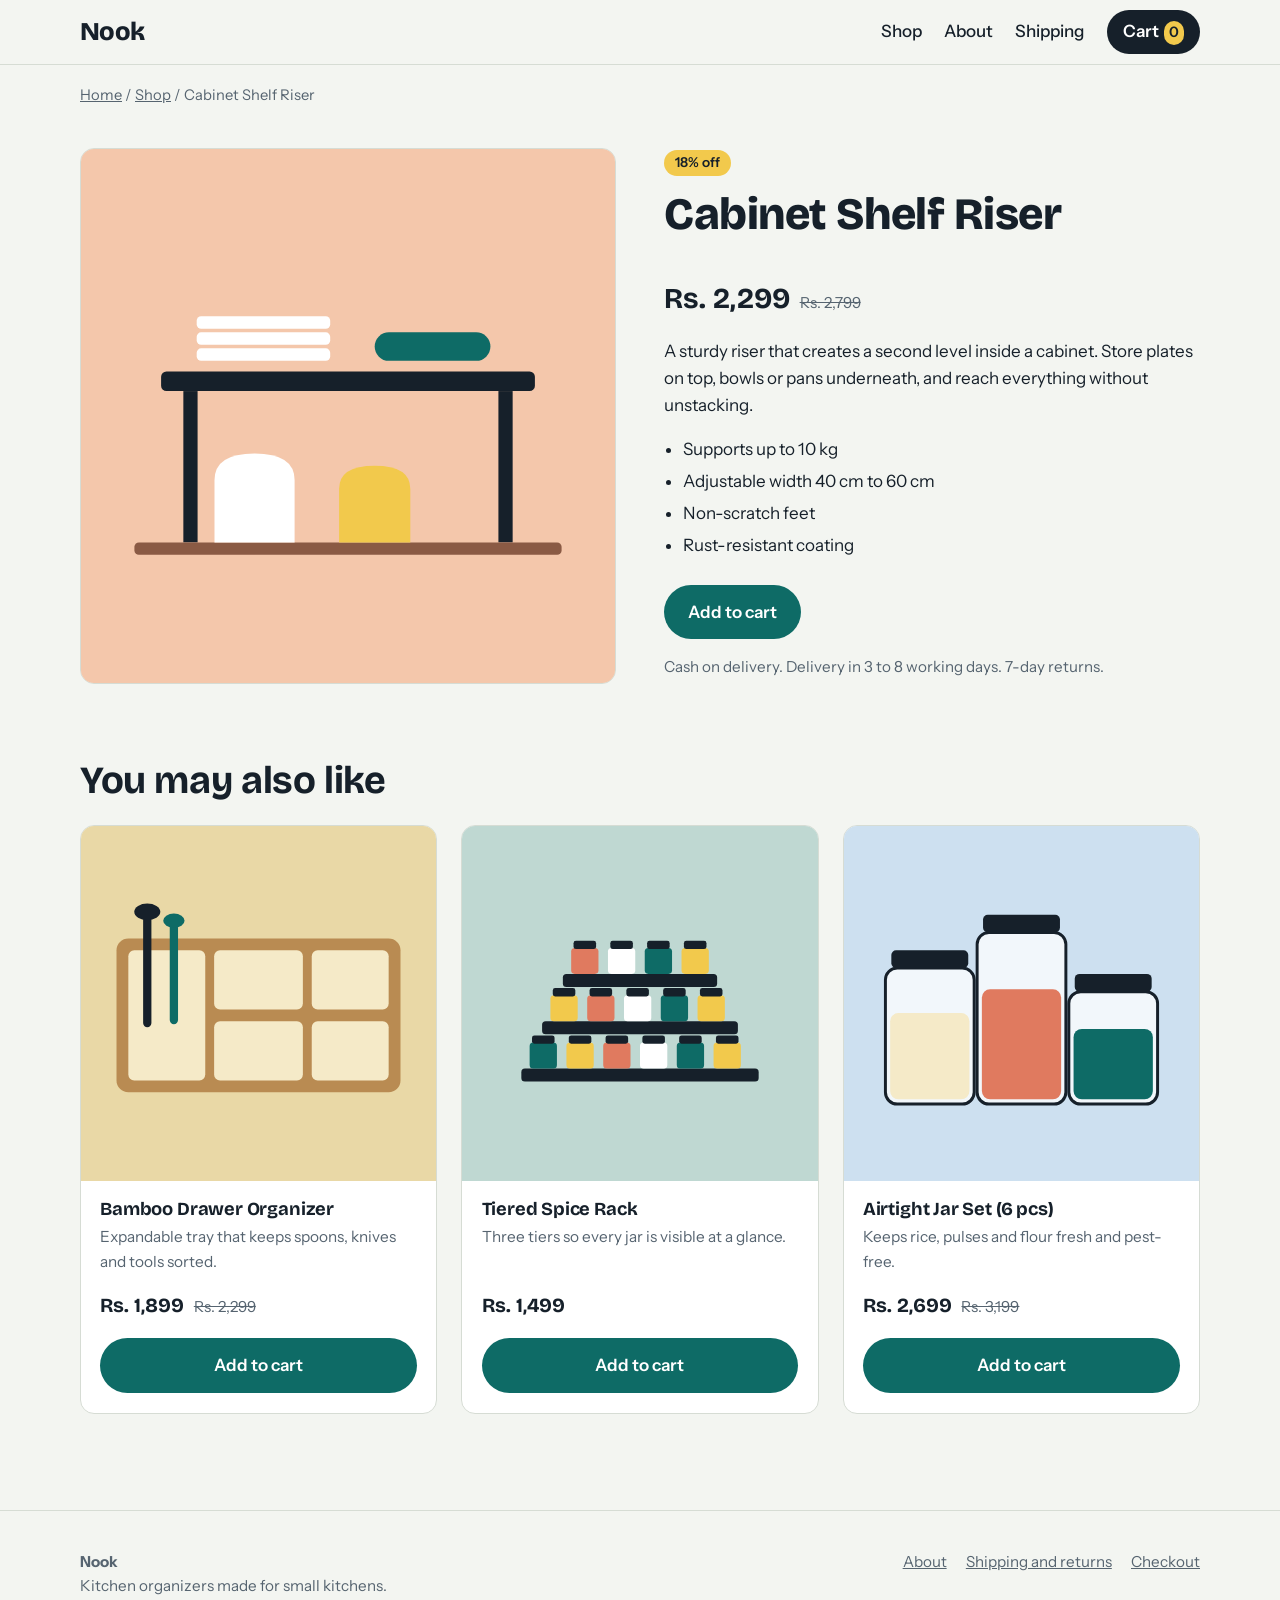
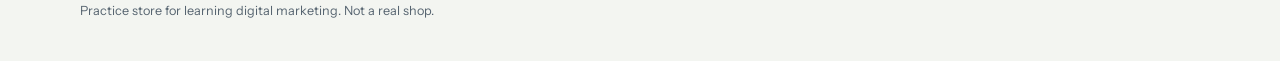
<file: products/cabinet-shelf-riser.html>
<!DOCTYPE html>
<html lang="en">
<head>
<meta charset="UTF-8">
<meta name="viewport" content="width=device-width, initial-scale=1">
<title>Cabinet Shelf Riser | Nook</title>
<meta name="description" content="Doubles the space inside any cabinet. Rs. 2,299. Cash on delivery across Pakistan.">
<link rel="canonical" href="https://mbj-marketing.github.io/products/cabinet-shelf-riser.html">
<meta property="og:type" content="website">
<meta property="og:title" content="Cabinet Shelf Riser | Nook">
<meta property="og:description" content="Doubles the space inside any cabinet. Rs. 2,299. Cash on delivery across Pakistan.">
<meta property="og:url" content="https://mbj-marketing.github.io/products/cabinet-shelf-riser.html">
<meta property="og:site_name" content="Nook">
<link rel="preconnect" href="https://fonts.googleapis.com">
<link rel="preconnect" href="https://fonts.gstatic.com" crossorigin>
<link rel="stylesheet" href="https://fonts.googleapis.com/css2?family=Bricolage+Grotesque:wght@600;700;800&family=Instrument+Sans:wght@400;500;600&display=swap">
<link rel="stylesheet" href="/css/style.css">
<script>window.STORE={"name": "Nook", "currency": "Rs.", "code": "PKR", "whatsapp": "923001234567"};window.dataLayer=window.dataLayer||[];</script>

<script type="application/ld+json">{"@context": "https://schema.org", "@type": "Product", "name": "Cabinet Shelf Riser", "description": "A sturdy riser that creates a second level inside a cabinet. Store plates on top, bowls or pans underneath, and reach everything without unstacking.", "image": "https://mbj-marketing.github.io/images/shelf-riser.svg", "category": "Shelf", "brand": {"@type": "Brand", "name": "Nook"}, "offers": {"@type": "Offer", "url": "https://mbj-marketing.github.io/products/cabinet-shelf-riser.html", "priceCurrency": "PKR", "price": "2299", "availability": "https://schema.org/InStock"}}</script>
</head>
<body>

<a class="skip" href="#main">Skip to content</a>
<header class="site-header">
  <div class="wrap bar">
    <a class="brand" href="/">Nook</a>
    <nav class="nav" aria-label="Main">
      <a class="hide-sm" href="/#products">Shop</a>
      <a class="hide-sm" href="/about.html">About</a>
      <a class="hide-sm" href="/shipping-returns.html">Shipping</a>
      <button class="cart-btn" data-cart-open aria-label="Open cart">Cart<span class="cart-count" data-cart-count>0</span></button>
    </nav>
  </div>
</header>
<main id="main">

<div class="wrap">
  <p class="crumbs"><a href="/">Home</a> / <a href="/#products">Shop</a> / Cabinet Shelf Riser</p>
  <div class="product" data-product="cabinet-shelf-riser" data-name="Cabinet Shelf Riser" data-price="2299">
    <img src="/images/shelf-riser.svg" alt="Cabinet Shelf Riser" width="600" height="600">
    <div>
      <span class="badge">18% off</span>
      <h1 style="font-size:clamp(2rem,4vw,2.8rem)">Cabinet Shelf Riser</h1>
      <div class="price-row"><span class="price">Rs. 2,299</span><span class="old">Rs. 2,799</span></div>
      <p style="margin-top:1rem">A sturdy riser that creates a second level inside a cabinet. Store plates on top, bowls or pans underneath, and reach everything without unstacking.</p>
      <ul><li>Supports up to 10 kg</li><li>Adjustable width 40 cm to 60 cm</li><li>Non-scratch feet</li><li>Rust-resistant coating</li></ul>
      <button class="btn" data-add data-id="cabinet-shelf-riser" data-name="Cabinet Shelf Riser" data-price="2299" data-img="/images/shelf-riser.svg">Add to cart</button>
      <p class="buy-note">Cash on delivery. Delivery in 3 to 8 working days. 7-day returns.</p>
    </div>
  </div>
  <section style="padding-top:1rem">
    <h2>You may also like</h2>
    <div class="grid"><article class="card" data-cat="Drawer">
  <a class="thumb" href="/products/bamboo-drawer-organizer.html"><img src="/images/drawer-organizer.svg" alt="Bamboo Drawer Organizer" width="600" height="600" loading="lazy"></a>
  <div class="card-body">
    <h3><a href="/products/bamboo-drawer-organizer.html">Bamboo Drawer Organizer</a></h3>
    <p class="short">Expandable tray that keeps spoons, knives and tools sorted.</p>
    <div class="price-row"><span class="price">Rs. 1,899</span><span class="old">Rs. 2,299</span></div>
    <button class="btn" data-add data-id="bamboo-drawer-organizer" data-name="Bamboo Drawer Organizer" data-price="1899" data-img="/images/drawer-organizer.svg">Add to cart</button>
  </div>
</article>
<article class="card" data-cat="Shelf">
  <a class="thumb" href="/products/tiered-spice-rack.html"><img src="/images/spice-rack.svg" alt="Tiered Spice Rack" width="600" height="600" loading="lazy"></a>
  <div class="card-body">
    <h3><a href="/products/tiered-spice-rack.html">Tiered Spice Rack</a></h3>
    <p class="short">Three tiers so every jar is visible at a glance.</p>
    <div class="price-row"><span class="price">Rs. 1,499</span></div>
    <button class="btn" data-add data-id="tiered-spice-rack" data-name="Tiered Spice Rack" data-price="1499" data-img="/images/spice-rack.svg">Add to cart</button>
  </div>
</article>
<article class="card" data-cat="Pantry">
  <a class="thumb" href="/products/airtight-jar-set.html"><img src="/images/jar-set.svg" alt="Airtight Jar Set (6 pcs)" width="600" height="600" loading="lazy"></a>
  <div class="card-body">
    <h3><a href="/products/airtight-jar-set.html">Airtight Jar Set (6 pcs)</a></h3>
    <p class="short">Keeps rice, pulses and flour fresh and pest-free.</p>
    <div class="price-row"><span class="price">Rs. 2,699</span><span class="old">Rs. 3,199</span></div>
    <button class="btn" data-add data-id="airtight-jar-set" data-name="Airtight Jar Set (6 pcs)" data-price="2699" data-img="/images/jar-set.svg">Add to cart</button>
  </div>
</article></div>
  </section>
</div>
</main>
<footer class="site-footer">
  <div class="wrap foot-grid">
    <div>
      <strong>Nook</strong><br>Kitchen organizers made for small kitchens.<br>
      <small>Practice store for learning digital marketing. Not a real shop.</small>
    </div>
    <nav aria-label="Footer">
      <a href="/about.html">About</a>
      <a href="/shipping-returns.html">Shipping and returns</a>
      <a href="/checkout.html">Checkout</a>
    </nav>
  </div>
</footer>

<div class="overlay" id="overlay"></div>
<aside class="drawer" id="drawer" aria-hidden="true" aria-label="Shopping cart">
  <div class="drawer-head">
    <h2>Your cart</h2>
    <button class="icon-btn" data-cart-close aria-label="Close cart">&times;</button>
  </div>
  <div class="drawer-items" id="drawer-items"></div>
  <div class="drawer-foot" id="drawer-foot" hidden>
    <div class="line"><span>Subtotal</span><span id="drawer-total"></span></div>
    <a class="btn block" href="/checkout.html">Go to checkout</a>
  </div>
</aside>
<script src="/js/store.js"></script>
</body>
</html>
</file>
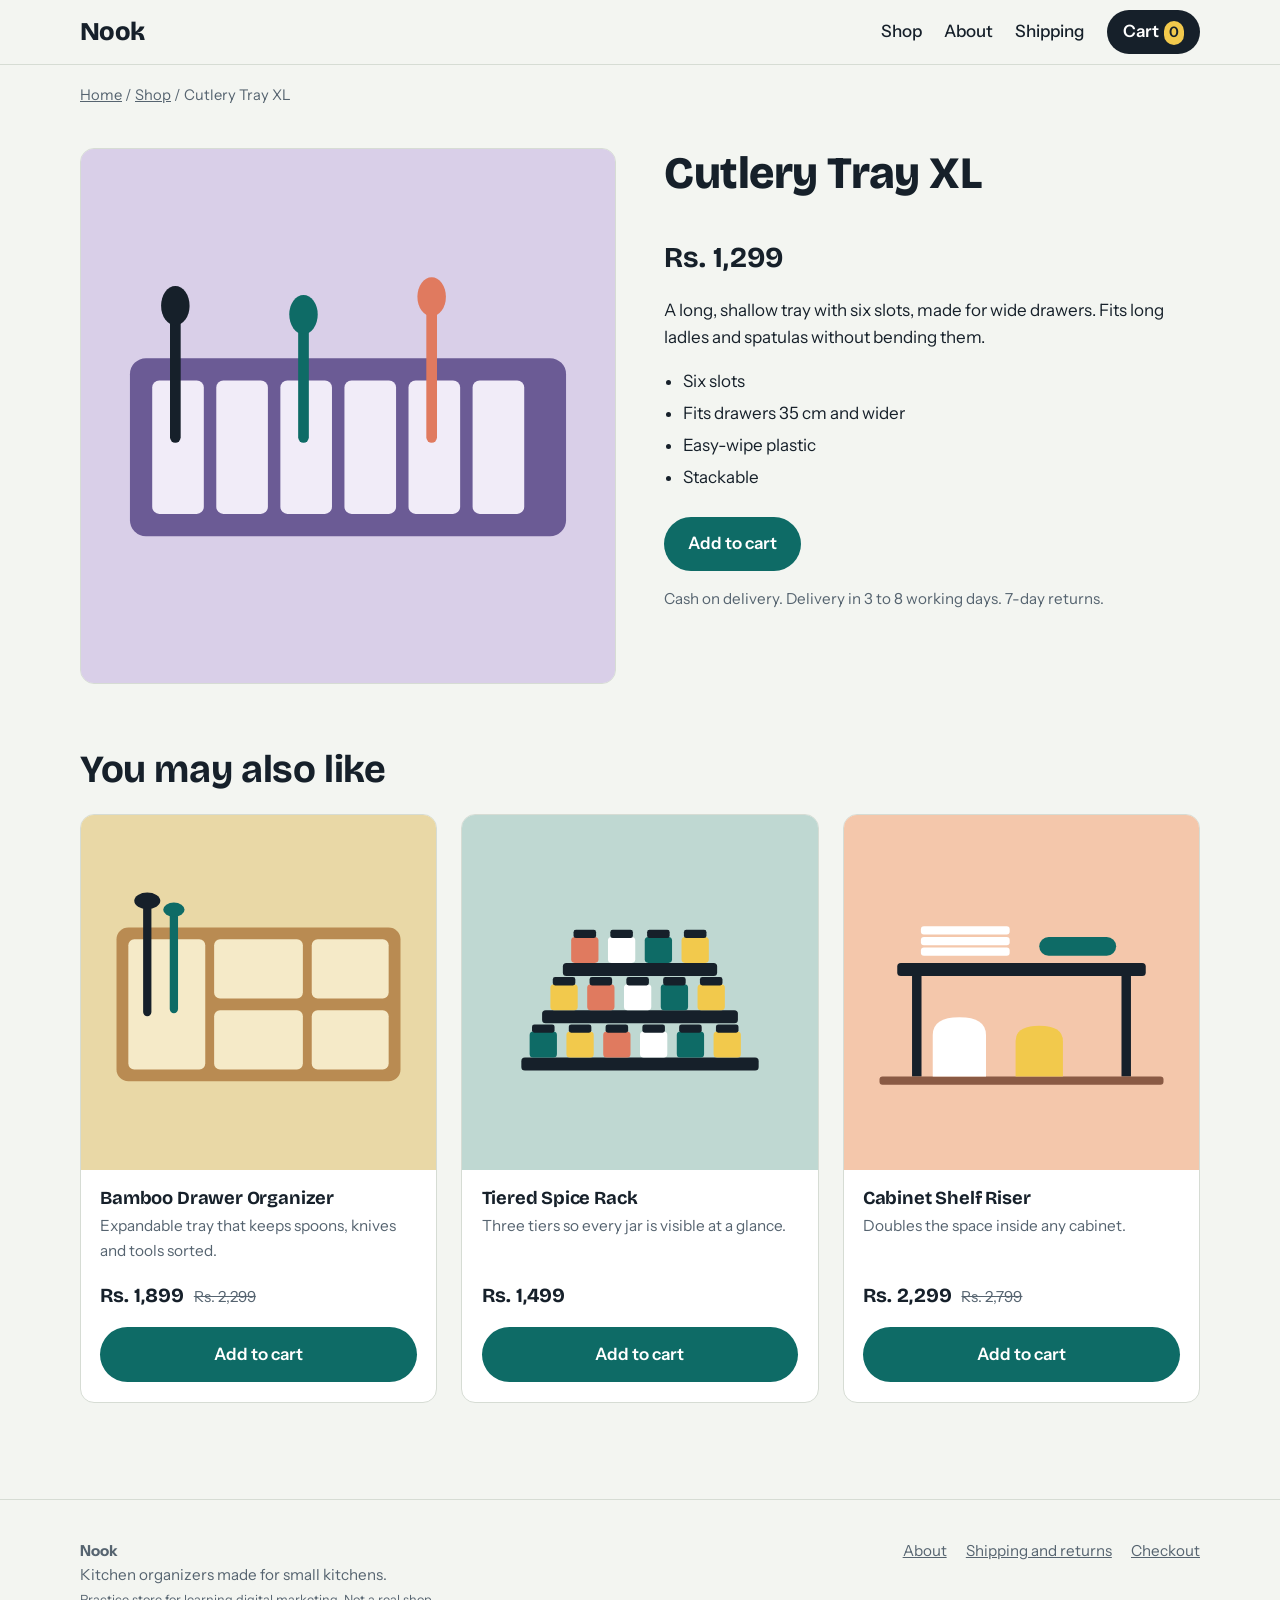
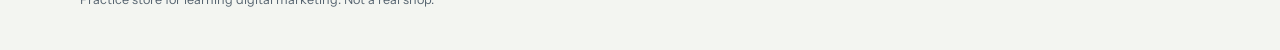
<file: products/cutlery-tray-xl.html>
<!DOCTYPE html>
<html lang="en">
<head>
<meta charset="UTF-8">
<meta name="viewport" content="width=device-width, initial-scale=1">
<title>Cutlery Tray XL | Nook</title>
<meta name="description" content="A wide tray for forks, spoons and long utensils. Rs. 1,299. Cash on delivery across Pakistan.">
<link rel="canonical" href="https://mbj-marketing.github.io/products/cutlery-tray-xl.html">
<meta property="og:type" content="website">
<meta property="og:title" content="Cutlery Tray XL | Nook">
<meta property="og:description" content="A wide tray for forks, spoons and long utensils. Rs. 1,299. Cash on delivery across Pakistan.">
<meta property="og:url" content="https://mbj-marketing.github.io/products/cutlery-tray-xl.html">
<meta property="og:site_name" content="Nook">
<link rel="preconnect" href="https://fonts.googleapis.com">
<link rel="preconnect" href="https://fonts.gstatic.com" crossorigin>
<link rel="stylesheet" href="https://fonts.googleapis.com/css2?family=Bricolage+Grotesque:wght@600;700;800&family=Instrument+Sans:wght@400;500;600&display=swap">
<link rel="stylesheet" href="/css/style.css">
<script>window.STORE={"name": "Nook", "currency": "Rs.", "code": "PKR", "whatsapp": "923001234567"};window.dataLayer=window.dataLayer||[];</script>

<script type="application/ld+json">{"@context": "https://schema.org", "@type": "Product", "name": "Cutlery Tray XL", "description": "A long, shallow tray with six slots, made for wide drawers. Fits long ladles and spatulas without bending them.", "image": "https://mbj-marketing.github.io/images/cutlery-tray.svg", "category": "Drawer", "brand": {"@type": "Brand", "name": "Nook"}, "offers": {"@type": "Offer", "url": "https://mbj-marketing.github.io/products/cutlery-tray-xl.html", "priceCurrency": "PKR", "price": "1299", "availability": "https://schema.org/InStock"}}</script>
</head>
<body>

<a class="skip" href="#main">Skip to content</a>
<header class="site-header">
  <div class="wrap bar">
    <a class="brand" href="/">Nook</a>
    <nav class="nav" aria-label="Main">
      <a class="hide-sm" href="/#products">Shop</a>
      <a class="hide-sm" href="/about.html">About</a>
      <a class="hide-sm" href="/shipping-returns.html">Shipping</a>
      <button class="cart-btn" data-cart-open aria-label="Open cart">Cart<span class="cart-count" data-cart-count>0</span></button>
    </nav>
  </div>
</header>
<main id="main">

<div class="wrap">
  <p class="crumbs"><a href="/">Home</a> / <a href="/#products">Shop</a> / Cutlery Tray XL</p>
  <div class="product" data-product="cutlery-tray-xl" data-name="Cutlery Tray XL" data-price="1299">
    <img src="/images/cutlery-tray.svg" alt="Cutlery Tray XL" width="600" height="600">
    <div>
      
      <h1 style="font-size:clamp(2rem,4vw,2.8rem)">Cutlery Tray XL</h1>
      <div class="price-row"><span class="price">Rs. 1,299</span></div>
      <p style="margin-top:1rem">A long, shallow tray with six slots, made for wide drawers. Fits long ladles and spatulas without bending them.</p>
      <ul><li>Six slots</li><li>Fits drawers 35 cm and wider</li><li>Easy-wipe plastic</li><li>Stackable</li></ul>
      <button class="btn" data-add data-id="cutlery-tray-xl" data-name="Cutlery Tray XL" data-price="1299" data-img="/images/cutlery-tray.svg">Add to cart</button>
      <p class="buy-note">Cash on delivery. Delivery in 3 to 8 working days. 7-day returns.</p>
    </div>
  </div>
  <section style="padding-top:1rem">
    <h2>You may also like</h2>
    <div class="grid"><article class="card" data-cat="Drawer">
  <a class="thumb" href="/products/bamboo-drawer-organizer.html"><img src="/images/drawer-organizer.svg" alt="Bamboo Drawer Organizer" width="600" height="600" loading="lazy"></a>
  <div class="card-body">
    <h3><a href="/products/bamboo-drawer-organizer.html">Bamboo Drawer Organizer</a></h3>
    <p class="short">Expandable tray that keeps spoons, knives and tools sorted.</p>
    <div class="price-row"><span class="price">Rs. 1,899</span><span class="old">Rs. 2,299</span></div>
    <button class="btn" data-add data-id="bamboo-drawer-organizer" data-name="Bamboo Drawer Organizer" data-price="1899" data-img="/images/drawer-organizer.svg">Add to cart</button>
  </div>
</article>
<article class="card" data-cat="Shelf">
  <a class="thumb" href="/products/tiered-spice-rack.html"><img src="/images/spice-rack.svg" alt="Tiered Spice Rack" width="600" height="600" loading="lazy"></a>
  <div class="card-body">
    <h3><a href="/products/tiered-spice-rack.html">Tiered Spice Rack</a></h3>
    <p class="short">Three tiers so every jar is visible at a glance.</p>
    <div class="price-row"><span class="price">Rs. 1,499</span></div>
    <button class="btn" data-add data-id="tiered-spice-rack" data-name="Tiered Spice Rack" data-price="1499" data-img="/images/spice-rack.svg">Add to cart</button>
  </div>
</article>
<article class="card" data-cat="Shelf">
  <a class="thumb" href="/products/cabinet-shelf-riser.html"><img src="/images/shelf-riser.svg" alt="Cabinet Shelf Riser" width="600" height="600" loading="lazy"></a>
  <div class="card-body">
    <h3><a href="/products/cabinet-shelf-riser.html">Cabinet Shelf Riser</a></h3>
    <p class="short">Doubles the space inside any cabinet.</p>
    <div class="price-row"><span class="price">Rs. 2,299</span><span class="old">Rs. 2,799</span></div>
    <button class="btn" data-add data-id="cabinet-shelf-riser" data-name="Cabinet Shelf Riser" data-price="2299" data-img="/images/shelf-riser.svg">Add to cart</button>
  </div>
</article></div>
  </section>
</div>
</main>
<footer class="site-footer">
  <div class="wrap foot-grid">
    <div>
      <strong>Nook</strong><br>Kitchen organizers made for small kitchens.<br>
      <small>Practice store for learning digital marketing. Not a real shop.</small>
    </div>
    <nav aria-label="Footer">
      <a href="/about.html">About</a>
      <a href="/shipping-returns.html">Shipping and returns</a>
      <a href="/checkout.html">Checkout</a>
    </nav>
  </div>
</footer>

<div class="overlay" id="overlay"></div>
<aside class="drawer" id="drawer" aria-hidden="true" aria-label="Shopping cart">
  <div class="drawer-head">
    <h2>Your cart</h2>
    <button class="icon-btn" data-cart-close aria-label="Close cart">&times;</button>
  </div>
  <div class="drawer-items" id="drawer-items"></div>
  <div class="drawer-foot" id="drawer-foot" hidden>
    <div class="line"><span>Subtotal</span><span id="drawer-total"></span></div>
    <a class="btn block" href="/checkout.html">Go to checkout</a>
  </div>
</aside>
<script src="/js/store.js"></script>
</body>
</html>
</file>
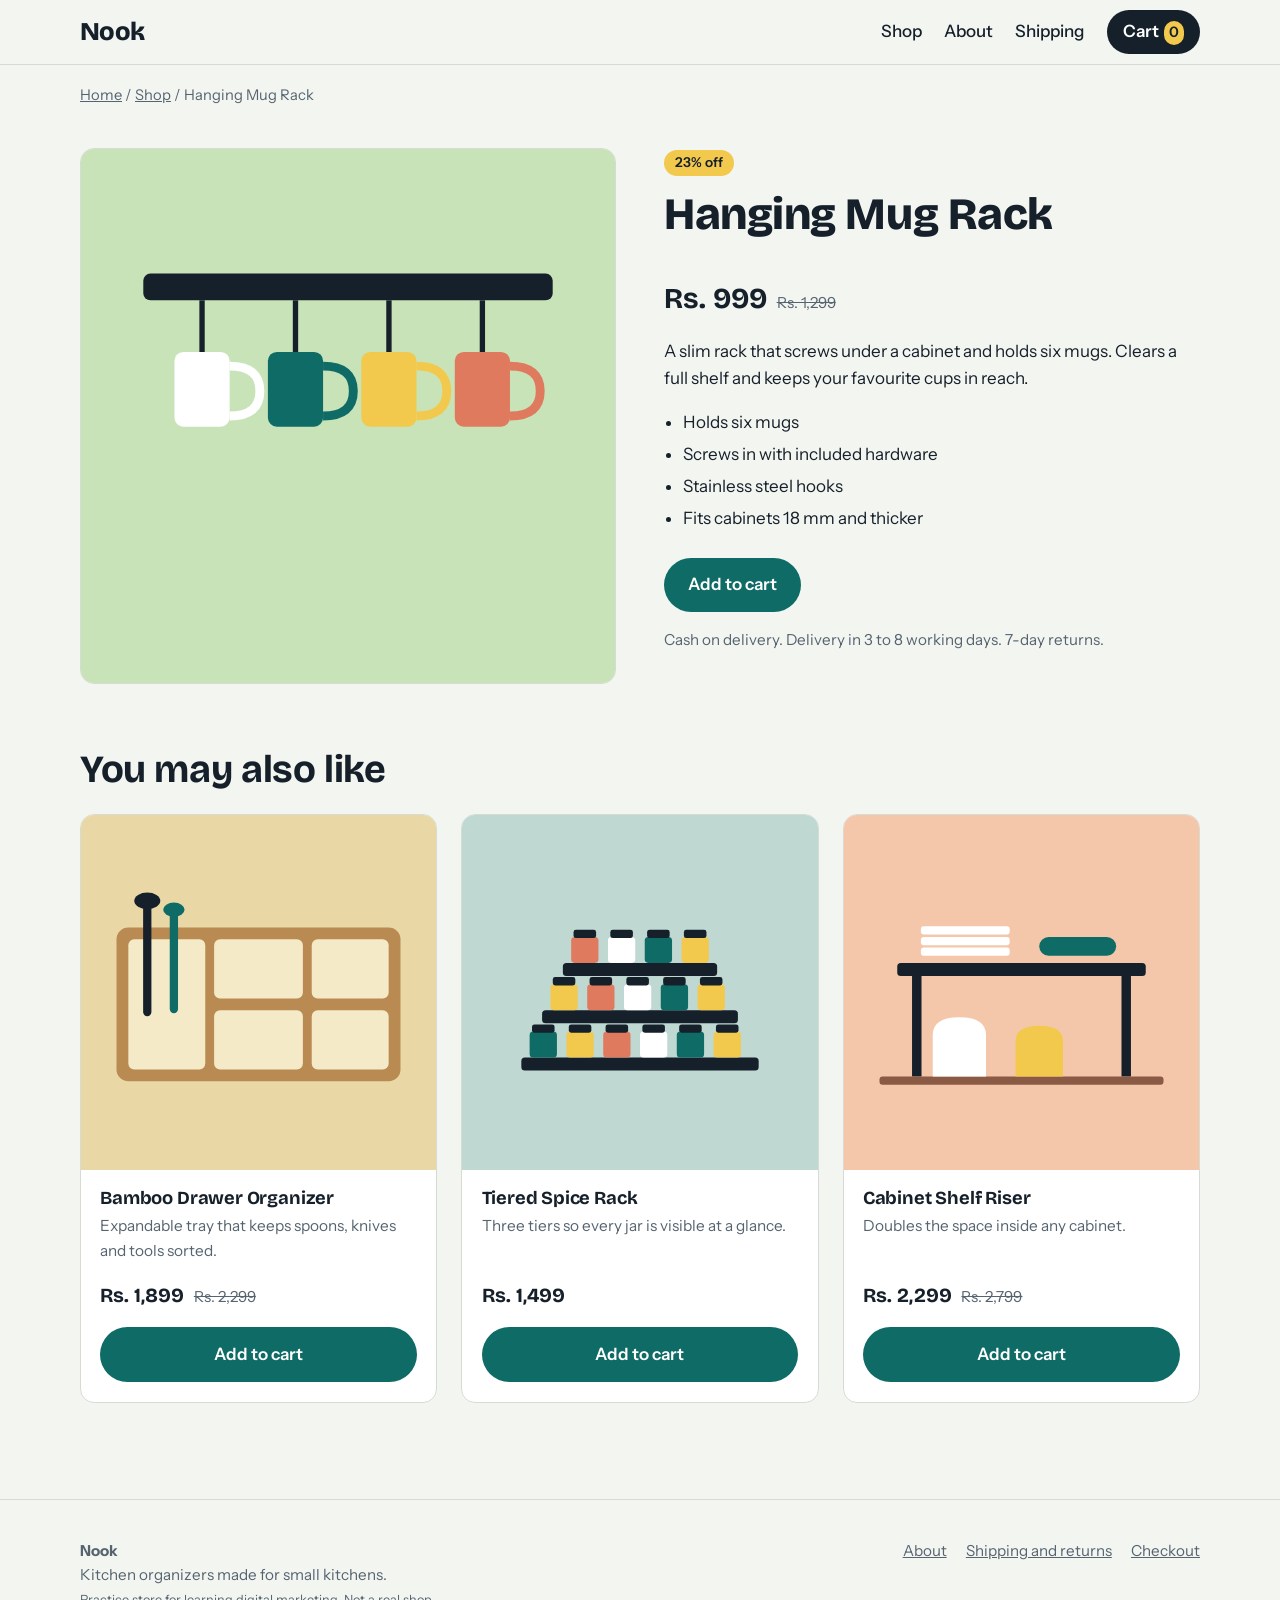
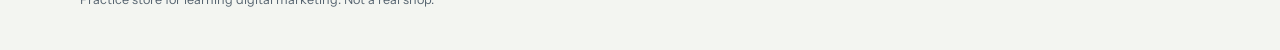
<file: products/hanging-mug-rack.html>
<!DOCTYPE html>
<html lang="en">
<head>
<meta charset="UTF-8">
<meta name="viewport" content="width=device-width, initial-scale=1">
<title>Hanging Mug Rack | Nook</title>
<meta name="description" content="Frees up shelf space by hanging mugs under a cabinet. Rs. 999. Cash on delivery across Pakistan.">
<link rel="canonical" href="https://mbj-marketing.github.io/products/hanging-mug-rack.html">
<meta property="og:type" content="website">
<meta property="og:title" content="Hanging Mug Rack | Nook">
<meta property="og:description" content="Frees up shelf space by hanging mugs under a cabinet. Rs. 999. Cash on delivery across Pakistan.">
<meta property="og:url" content="https://mbj-marketing.github.io/products/hanging-mug-rack.html">
<meta property="og:site_name" content="Nook">
<link rel="preconnect" href="https://fonts.googleapis.com">
<link rel="preconnect" href="https://fonts.gstatic.com" crossorigin>
<link rel="stylesheet" href="https://fonts.googleapis.com/css2?family=Bricolage+Grotesque:wght@600;700;800&family=Instrument+Sans:wght@400;500;600&display=swap">
<link rel="stylesheet" href="/css/style.css">
<script>window.STORE={"name": "Nook", "currency": "Rs.", "code": "PKR", "whatsapp": "923001234567"};window.dataLayer=window.dataLayer||[];</script>

<script type="application/ld+json">{"@context": "https://schema.org", "@type": "Product", "name": "Hanging Mug Rack", "description": "A slim rack that screws under a cabinet and holds six mugs. Clears a full shelf and keeps your favourite cups in reach.", "image": "https://mbj-marketing.github.io/images/mug-rack.svg", "category": "Pantry", "brand": {"@type": "Brand", "name": "Nook"}, "offers": {"@type": "Offer", "url": "https://mbj-marketing.github.io/products/hanging-mug-rack.html", "priceCurrency": "PKR", "price": "999", "availability": "https://schema.org/InStock"}}</script>
</head>
<body>

<a class="skip" href="#main">Skip to content</a>
<header class="site-header">
  <div class="wrap bar">
    <a class="brand" href="/">Nook</a>
    <nav class="nav" aria-label="Main">
      <a class="hide-sm" href="/#products">Shop</a>
      <a class="hide-sm" href="/about.html">About</a>
      <a class="hide-sm" href="/shipping-returns.html">Shipping</a>
      <button class="cart-btn" data-cart-open aria-label="Open cart">Cart<span class="cart-count" data-cart-count>0</span></button>
    </nav>
  </div>
</header>
<main id="main">

<div class="wrap">
  <p class="crumbs"><a href="/">Home</a> / <a href="/#products">Shop</a> / Hanging Mug Rack</p>
  <div class="product" data-product="hanging-mug-rack" data-name="Hanging Mug Rack" data-price="999">
    <img src="/images/mug-rack.svg" alt="Hanging Mug Rack" width="600" height="600">
    <div>
      <span class="badge">23% off</span>
      <h1 style="font-size:clamp(2rem,4vw,2.8rem)">Hanging Mug Rack</h1>
      <div class="price-row"><span class="price">Rs. 999</span><span class="old">Rs. 1,299</span></div>
      <p style="margin-top:1rem">A slim rack that screws under a cabinet and holds six mugs. Clears a full shelf and keeps your favourite cups in reach.</p>
      <ul><li>Holds six mugs</li><li>Screws in with included hardware</li><li>Stainless steel hooks</li><li>Fits cabinets 18 mm and thicker</li></ul>
      <button class="btn" data-add data-id="hanging-mug-rack" data-name="Hanging Mug Rack" data-price="999" data-img="/images/mug-rack.svg">Add to cart</button>
      <p class="buy-note">Cash on delivery. Delivery in 3 to 8 working days. 7-day returns.</p>
    </div>
  </div>
  <section style="padding-top:1rem">
    <h2>You may also like</h2>
    <div class="grid"><article class="card" data-cat="Drawer">
  <a class="thumb" href="/products/bamboo-drawer-organizer.html"><img src="/images/drawer-organizer.svg" alt="Bamboo Drawer Organizer" width="600" height="600" loading="lazy"></a>
  <div class="card-body">
    <h3><a href="/products/bamboo-drawer-organizer.html">Bamboo Drawer Organizer</a></h3>
    <p class="short">Expandable tray that keeps spoons, knives and tools sorted.</p>
    <div class="price-row"><span class="price">Rs. 1,899</span><span class="old">Rs. 2,299</span></div>
    <button class="btn" data-add data-id="bamboo-drawer-organizer" data-name="Bamboo Drawer Organizer" data-price="1899" data-img="/images/drawer-organizer.svg">Add to cart</button>
  </div>
</article>
<article class="card" data-cat="Shelf">
  <a class="thumb" href="/products/tiered-spice-rack.html"><img src="/images/spice-rack.svg" alt="Tiered Spice Rack" width="600" height="600" loading="lazy"></a>
  <div class="card-body">
    <h3><a href="/products/tiered-spice-rack.html">Tiered Spice Rack</a></h3>
    <p class="short">Three tiers so every jar is visible at a glance.</p>
    <div class="price-row"><span class="price">Rs. 1,499</span></div>
    <button class="btn" data-add data-id="tiered-spice-rack" data-name="Tiered Spice Rack" data-price="1499" data-img="/images/spice-rack.svg">Add to cart</button>
  </div>
</article>
<article class="card" data-cat="Shelf">
  <a class="thumb" href="/products/cabinet-shelf-riser.html"><img src="/images/shelf-riser.svg" alt="Cabinet Shelf Riser" width="600" height="600" loading="lazy"></a>
  <div class="card-body">
    <h3><a href="/products/cabinet-shelf-riser.html">Cabinet Shelf Riser</a></h3>
    <p class="short">Doubles the space inside any cabinet.</p>
    <div class="price-row"><span class="price">Rs. 2,299</span><span class="old">Rs. 2,799</span></div>
    <button class="btn" data-add data-id="cabinet-shelf-riser" data-name="Cabinet Shelf Riser" data-price="2299" data-img="/images/shelf-riser.svg">Add to cart</button>
  </div>
</article></div>
  </section>
</div>
</main>
<footer class="site-footer">
  <div class="wrap foot-grid">
    <div>
      <strong>Nook</strong><br>Kitchen organizers made for small kitchens.<br>
      <small>Practice store for learning digital marketing. Not a real shop.</small>
    </div>
    <nav aria-label="Footer">
      <a href="/about.html">About</a>
      <a href="/shipping-returns.html">Shipping and returns</a>
      <a href="/checkout.html">Checkout</a>
    </nav>
  </div>
</footer>

<div class="overlay" id="overlay"></div>
<aside class="drawer" id="drawer" aria-hidden="true" aria-label="Shopping cart">
  <div class="drawer-head">
    <h2>Your cart</h2>
    <button class="icon-btn" data-cart-close aria-label="Close cart">&times;</button>
  </div>
  <div class="drawer-items" id="drawer-items"></div>
  <div class="drawer-foot" id="drawer-foot" hidden>
    <div class="line"><span>Subtotal</span><span id="drawer-total"></span></div>
    <a class="btn block" href="/checkout.html">Go to checkout</a>
  </div>
</aside>
<script src="/js/store.js"></script>
</body>
</html>
</file>
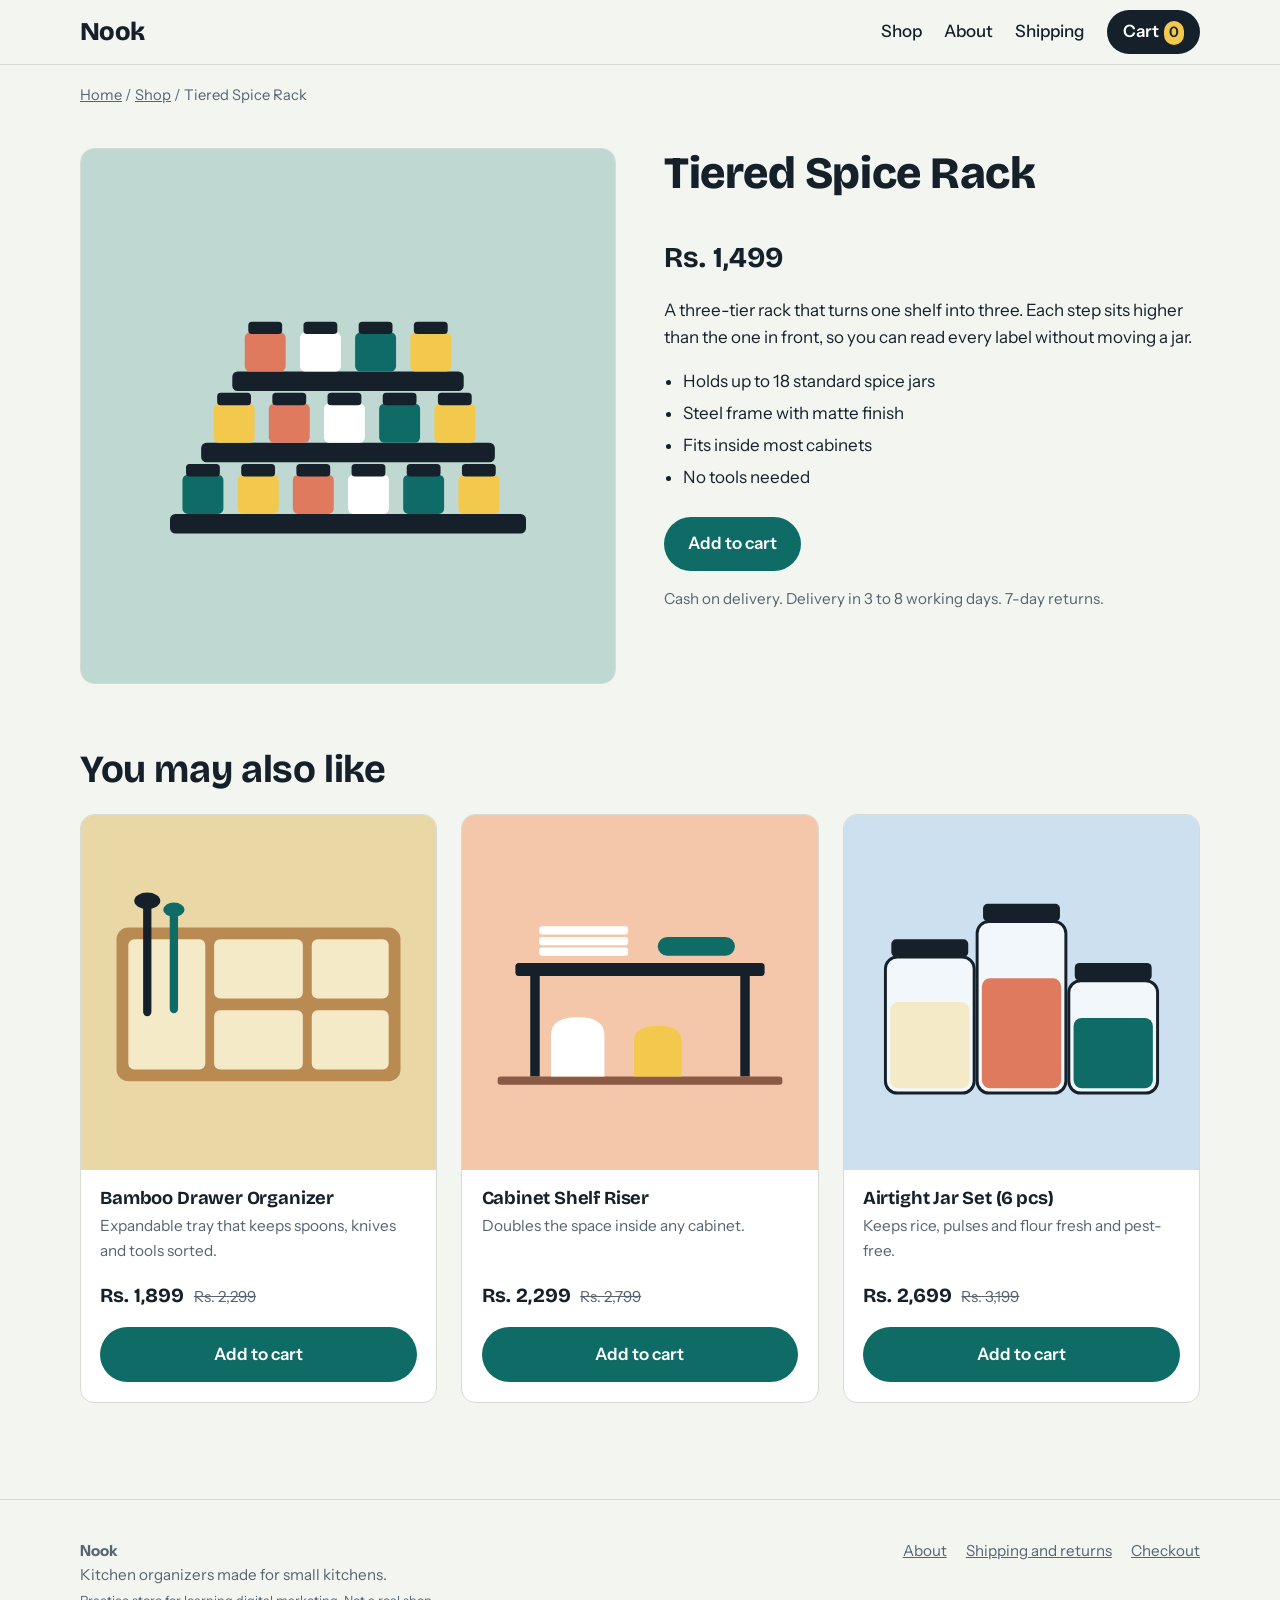
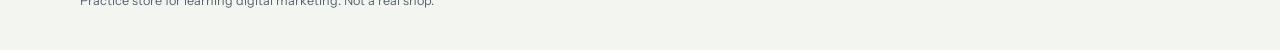
<file: products/tiered-spice-rack.html>
<!DOCTYPE html>
<html lang="en">
<head>
<meta charset="UTF-8">
<meta name="viewport" content="width=device-width, initial-scale=1">
<title>Tiered Spice Rack | Nook</title>
<meta name="description" content="Three tiers so every jar is visible at a glance. Rs. 1,499. Cash on delivery across Pakistan.">
<link rel="canonical" href="https://mbj-marketing.github.io/products/tiered-spice-rack.html">
<meta property="og:type" content="website">
<meta property="og:title" content="Tiered Spice Rack | Nook">
<meta property="og:description" content="Three tiers so every jar is visible at a glance. Rs. 1,499. Cash on delivery across Pakistan.">
<meta property="og:url" content="https://mbj-marketing.github.io/products/tiered-spice-rack.html">
<meta property="og:site_name" content="Nook">
<link rel="preconnect" href="https://fonts.googleapis.com">
<link rel="preconnect" href="https://fonts.gstatic.com" crossorigin>
<link rel="stylesheet" href="https://fonts.googleapis.com/css2?family=Bricolage+Grotesque:wght@600;700;800&family=Instrument+Sans:wght@400;500;600&display=swap">
<link rel="stylesheet" href="/css/style.css">
<script>window.STORE={"name": "Nook", "currency": "Rs.", "code": "PKR", "whatsapp": "923001234567"};window.dataLayer=window.dataLayer||[];</script>

<script type="application/ld+json">{"@context": "https://schema.org", "@type": "Product", "name": "Tiered Spice Rack", "description": "A three-tier rack that turns one shelf into three. Each step sits higher than the one in front, so you can read every label without moving a jar.", "image": "https://mbj-marketing.github.io/images/spice-rack.svg", "category": "Shelf", "brand": {"@type": "Brand", "name": "Nook"}, "offers": {"@type": "Offer", "url": "https://mbj-marketing.github.io/products/tiered-spice-rack.html", "priceCurrency": "PKR", "price": "1499", "availability": "https://schema.org/InStock"}}</script>
</head>
<body>

<a class="skip" href="#main">Skip to content</a>
<header class="site-header">
  <div class="wrap bar">
    <a class="brand" href="/">Nook</a>
    <nav class="nav" aria-label="Main">
      <a class="hide-sm" href="/#products">Shop</a>
      <a class="hide-sm" href="/about.html">About</a>
      <a class="hide-sm" href="/shipping-returns.html">Shipping</a>
      <button class="cart-btn" data-cart-open aria-label="Open cart">Cart<span class="cart-count" data-cart-count>0</span></button>
    </nav>
  </div>
</header>
<main id="main">

<div class="wrap">
  <p class="crumbs"><a href="/">Home</a> / <a href="/#products">Shop</a> / Tiered Spice Rack</p>
  <div class="product" data-product="tiered-spice-rack" data-name="Tiered Spice Rack" data-price="1499">
    <img src="/images/spice-rack.svg" alt="Tiered Spice Rack" width="600" height="600">
    <div>
      
      <h1 style="font-size:clamp(2rem,4vw,2.8rem)">Tiered Spice Rack</h1>
      <div class="price-row"><span class="price">Rs. 1,499</span></div>
      <p style="margin-top:1rem">A three-tier rack that turns one shelf into three. Each step sits higher than the one in front, so you can read every label without moving a jar.</p>
      <ul><li>Holds up to 18 standard spice jars</li><li>Steel frame with matte finish</li><li>Fits inside most cabinets</li><li>No tools needed</li></ul>
      <button class="btn" data-add data-id="tiered-spice-rack" data-name="Tiered Spice Rack" data-price="1499" data-img="/images/spice-rack.svg">Add to cart</button>
      <p class="buy-note">Cash on delivery. Delivery in 3 to 8 working days. 7-day returns.</p>
    </div>
  </div>
  <section style="padding-top:1rem">
    <h2>You may also like</h2>
    <div class="grid"><article class="card" data-cat="Drawer">
  <a class="thumb" href="/products/bamboo-drawer-organizer.html"><img src="/images/drawer-organizer.svg" alt="Bamboo Drawer Organizer" width="600" height="600" loading="lazy"></a>
  <div class="card-body">
    <h3><a href="/products/bamboo-drawer-organizer.html">Bamboo Drawer Organizer</a></h3>
    <p class="short">Expandable tray that keeps spoons, knives and tools sorted.</p>
    <div class="price-row"><span class="price">Rs. 1,899</span><span class="old">Rs. 2,299</span></div>
    <button class="btn" data-add data-id="bamboo-drawer-organizer" data-name="Bamboo Drawer Organizer" data-price="1899" data-img="/images/drawer-organizer.svg">Add to cart</button>
  </div>
</article>
<article class="card" data-cat="Shelf">
  <a class="thumb" href="/products/cabinet-shelf-riser.html"><img src="/images/shelf-riser.svg" alt="Cabinet Shelf Riser" width="600" height="600" loading="lazy"></a>
  <div class="card-body">
    <h3><a href="/products/cabinet-shelf-riser.html">Cabinet Shelf Riser</a></h3>
    <p class="short">Doubles the space inside any cabinet.</p>
    <div class="price-row"><span class="price">Rs. 2,299</span><span class="old">Rs. 2,799</span></div>
    <button class="btn" data-add data-id="cabinet-shelf-riser" data-name="Cabinet Shelf Riser" data-price="2299" data-img="/images/shelf-riser.svg">Add to cart</button>
  </div>
</article>
<article class="card" data-cat="Pantry">
  <a class="thumb" href="/products/airtight-jar-set.html"><img src="/images/jar-set.svg" alt="Airtight Jar Set (6 pcs)" width="600" height="600" loading="lazy"></a>
  <div class="card-body">
    <h3><a href="/products/airtight-jar-set.html">Airtight Jar Set (6 pcs)</a></h3>
    <p class="short">Keeps rice, pulses and flour fresh and pest-free.</p>
    <div class="price-row"><span class="price">Rs. 2,699</span><span class="old">Rs. 3,199</span></div>
    <button class="btn" data-add data-id="airtight-jar-set" data-name="Airtight Jar Set (6 pcs)" data-price="2699" data-img="/images/jar-set.svg">Add to cart</button>
  </div>
</article></div>
  </section>
</div>
</main>
<footer class="site-footer">
  <div class="wrap foot-grid">
    <div>
      <strong>Nook</strong><br>Kitchen organizers made for small kitchens.<br>
      <small>Practice store for learning digital marketing. Not a real shop.</small>
    </div>
    <nav aria-label="Footer">
      <a href="/about.html">About</a>
      <a href="/shipping-returns.html">Shipping and returns</a>
      <a href="/checkout.html">Checkout</a>
    </nav>
  </div>
</footer>

<div class="overlay" id="overlay"></div>
<aside class="drawer" id="drawer" aria-hidden="true" aria-label="Shopping cart">
  <div class="drawer-head">
    <h2>Your cart</h2>
    <button class="icon-btn" data-cart-close aria-label="Close cart">&times;</button>
  </div>
  <div class="drawer-items" id="drawer-items"></div>
  <div class="drawer-foot" id="drawer-foot" hidden>
    <div class="line"><span>Subtotal</span><span id="drawer-total"></span></div>
    <a class="btn block" href="/checkout.html">Go to checkout</a>
  </div>
</aside>
<script src="/js/store.js"></script>
</body>
</html>
</file>
<file: css/style.css>
:root {
  --bg: #f3f5f1;
  --paper: #ffffff;
  --ink: #16202a;
  --muted: #566470;
  --line: #d6dcd4;
  --teal: #0e6b66;
  --teal-dark: #0a4f4b;
  --butter: #f2c94c;
  --radius: 14px;
  --head: "Bricolage Grotesque", "Segoe UI", system-ui, sans-serif;
  --body: "Instrument Sans", "Segoe UI", system-ui, sans-serif;
}

*, *::before, *::after { box-sizing: border-box; }
html { scroll-behavior: smooth; }
body {
  margin: 0;
  background: var(--bg);
  color: var(--ink);
  font-family: var(--body);
  font-size: 1.0625rem;
  line-height: 1.6;
}
img { max-width: 100%; height: auto; display: block; }
a { color: var(--teal-dark); }
a:hover { color: var(--teal); }
:focus-visible { outline: 3px solid var(--teal); outline-offset: 2px; border-radius: 4px; }

.wrap { width: min(1120px, 100% - 2.5rem); margin-inline: auto; }
h1, h2, h3 { font-family: var(--head); line-height: 1.12; margin: 0 0 .6em; letter-spacing: -0.01em; }
h1 { font-size: clamp(2.4rem, 6vw, 4.2rem); font-weight: 800; }
h2 { font-size: clamp(1.7rem, 3.4vw, 2.4rem); font-weight: 700; }
h3 { font-size: 1.15rem; font-weight: 700; }
p { margin: 0 0 1em; max-width: 62ch; }

/* header */
.site-header { border-bottom: 1px solid var(--line); background: var(--bg); position: sticky; top: 0; z-index: 20; }
.bar { display: flex; align-items: center; justify-content: space-between; gap: 1rem; min-height: 64px; }
.brand { font-family: var(--head); font-weight: 800; font-size: 1.6rem; text-decoration: none; color: var(--ink); letter-spacing: -0.02em; }
.nav { display: flex; gap: 1.4rem; align-items: center; }
.nav a { text-decoration: none; color: var(--ink); font-weight: 500; }
.nav a:hover { color: var(--teal); }
.cart-btn {
  font: inherit; font-weight: 600; background: var(--ink); color: #fff; border: 0;
  padding: .55rem 1rem; border-radius: 999px; cursor: pointer;
}
.cart-btn:hover { background: var(--teal-dark); }
.cart-count { display: inline-block; min-width: 1.4em; margin-left: .35em; background: var(--butter); color: var(--ink); border-radius: 999px; text-align: center; font-size: .85em; padding: 0 .3em; }

/* buttons */
.btn {
  display: inline-block; font: inherit; font-weight: 600; text-decoration: none; cursor: pointer;
  background: var(--teal); color: #fff; border: 0; padding: .85rem 1.5rem; border-radius: 999px;
  transition: background .15s;
}
.btn:hover { background: var(--teal-dark); color: #fff; }
.btn.ghost { background: transparent; color: var(--ink); border: 2px solid var(--ink); padding: calc(.85rem - 2px) calc(1.5rem - 2px); }
.btn.ghost:hover { background: var(--ink); color: #fff; }
.btn.block { display: block; width: 100%; text-align: center; }

/* hero */
.hero { padding: clamp(2.5rem, 7vw, 5.5rem) 0; }
.hero-grid { display: grid; gap: 3rem; grid-template-columns: 1.05fr 1fr; align-items: center; }
.hero p.lead { font-size: 1.2rem; color: var(--muted); }
.hero-actions { display: flex; gap: .8rem; flex-wrap: wrap; margin-top: 1.6rem; }
.hero-board {
  display: grid; grid-template-columns: 1fr 1fr; gap: 14px;
  background: var(--ink); padding: 14px; border-radius: 22px; transform: rotate(1.5deg);
}
.hero-board img { border-radius: 10px; aspect-ratio: 1; object-fit: cover; width: 100%; }
.hero-board img:nth-child(2) { transform: translateY(18px); }
.hero-board img:nth-child(4) { transform: translateY(18px); }

/* sections */
section { padding: clamp(2.2rem, 5vw, 4rem) 0; }
.section-head { display: flex; justify-content: space-between; align-items: end; gap: 1rem; flex-wrap: wrap; margin-bottom: 1.6rem; }
.section-head h2 { margin: 0; }
.filters { display: flex; gap: .5rem; flex-wrap: wrap; }
.filters button {
  font: inherit; font-weight: 500; background: transparent; border: 1.5px solid var(--line);
  padding: .4rem 1rem; border-radius: 999px; cursor: pointer; color: var(--ink);
}
.filters button[aria-pressed="true"] { background: var(--ink); color: #fff; border-color: var(--ink); }

/* product grid */
.grid { display: grid; gap: 1.5rem; grid-template-columns: repeat(3, 1fr); }
.card { background: var(--paper); border: 1px solid var(--line); border-radius: var(--radius); overflow: hidden; display: flex; flex-direction: column; }
.card[hidden] { display: none; }
.card a.thumb { display: block; }
.card img { width: 100%; aspect-ratio: 1; object-fit: cover; }
.card-body { padding: 1.1rem 1.2rem 1.3rem; display: flex; flex-direction: column; gap: .35rem; flex: 1; }
.card h3 { margin: 0; }
.card h3 a { color: var(--ink); text-decoration: none; }
.card h3 a:hover { color: var(--teal); }
.card .short { color: var(--muted); font-size: .96rem; margin: 0; }
.price-row { display: flex; align-items: baseline; gap: .6rem; margin-top: auto; padding-top: .6rem; }
.price { font-family: var(--head); font-weight: 700; font-size: 1.25rem; }
.old { color: var(--muted); text-decoration: line-through; font-size: .95rem; }
.card .btn { margin-top: .7rem; }

/* benefits + faq */
.facts { display: grid; grid-template-columns: repeat(3, 1fr); gap: 2rem; border-top: 2px solid var(--ink); padding-top: 1.4rem; }
.facts h3 { margin-bottom: .3em; }
.facts p { color: var(--muted); margin: 0; }
details { border-bottom: 1px solid var(--line); padding: 1rem 0; max-width: 760px; }
summary { cursor: pointer; font-weight: 600; font-family: var(--head); font-size: 1.1rem; }
details p { margin: .6rem 0 0; color: var(--muted); }

/* product page */
.crumbs { font-size: .92rem; color: var(--muted); padding-top: 1.2rem; }
.crumbs a { color: var(--muted); }
.product { display: grid; grid-template-columns: 1fr 1fr; gap: 3rem; padding: 1.6rem 0 3rem; align-items: start; }
.product img { border-radius: var(--radius); border: 1px solid var(--line); width: 100%; }
.product .price { font-size: 1.8rem; }
.product ul { padding-left: 1.2rem; margin: 1rem 0 1.6rem; }
.product li { margin-bottom: .3rem; }
.badge { display: inline-block; background: var(--butter); color: var(--ink); font-weight: 600; font-size: .85rem; padding: .15rem .7rem; border-radius: 999px; margin-bottom: .8rem; }
.buy-note { color: var(--muted); font-size: .95rem; margin-top: 1rem; }

/* checkout */
.checkout { display: grid; grid-template-columns: 1.1fr .9fr; gap: 3rem; padding: 2rem 0 4rem; align-items: start; }
.field { margin-bottom: 1rem; }
label { display: block; font-weight: 600; margin-bottom: .3rem; }
input, textarea, select {
  width: 100%; font: inherit; padding: .75rem .9rem; border: 1.5px solid var(--line);
  border-radius: 10px; background: #fff; color: var(--ink);
}
input:focus-visible, textarea:focus-visible { outline: 3px solid var(--teal); outline-offset: 1px; }
.summary { background: var(--paper); border: 1px solid var(--line); border-radius: var(--radius); padding: 1.4rem; }
.line { display: flex; justify-content: space-between; gap: 1rem; padding: .6rem 0; border-bottom: 1px solid var(--line); }
.line.total { border-bottom: 0; font-weight: 700; font-size: 1.15rem; }
.done { background: #e4f1e8; border: 1.5px solid var(--teal); border-radius: var(--radius); padding: 1.4rem; }
.done[hidden], #order-form[hidden] { display: none; }

/* cart drawer */
.overlay { position: fixed; inset: 0; background: rgba(22, 32, 42, .5); opacity: 0; pointer-events: none; transition: opacity .2s; z-index: 40; }
.overlay.open { opacity: 1; pointer-events: auto; }
.drawer {
  position: fixed; top: 0; right: 0; height: 100%; width: min(420px, 100%); background: var(--bg);
  transform: translateX(100%); transition: transform .25s ease; z-index: 50; display: flex; flex-direction: column;
  border-left: 1px solid var(--line);
}
.drawer.open { transform: none; }
.drawer-head { display: flex; justify-content: space-between; align-items: center; padding: 1rem 1.2rem; border-bottom: 1px solid var(--line); }
.drawer-head h2 { margin: 0; font-size: 1.4rem; }
.icon-btn { background: none; border: 0; font: inherit; font-size: 1.6rem; line-height: 1; cursor: pointer; color: var(--ink); padding: .2rem .5rem; }
.drawer-items { flex: 1; overflow-y: auto; padding: 1rem 1.2rem; }
.cart-item { display: grid; grid-template-columns: 64px 1fr auto; gap: .8rem; padding: .8rem 0; border-bottom: 1px solid var(--line); align-items: center; }
.cart-item img { border-radius: 8px; width: 64px; height: 64px; object-fit: cover; }
.cart-item .nm { font-weight: 600; line-height: 1.3; }
.qty { display: inline-flex; align-items: center; gap: .5rem; margin-top: .3rem; }
.qty button { width: 28px; height: 28px; border-radius: 50%; border: 1.5px solid var(--line); background: #fff; cursor: pointer; font: inherit; }
.rm { background: none; border: 0; color: var(--muted); cursor: pointer; font: inherit; text-decoration: underline; padding: 0; }
.drawer-foot { padding: 1.2rem; border-top: 1px solid var(--line); }
.drawer-foot .line { border: 0; padding: 0 0 .8rem; font-weight: 700; }
.empty { color: var(--muted); }

/* footer */
.site-footer { border-top: 1px solid var(--line); padding: 2.4rem 0; color: var(--muted); font-size: .95rem; margin-top: 2rem; }
.foot-grid { display: flex; justify-content: space-between; gap: 2rem; flex-wrap: wrap; }
.site-footer a { color: var(--muted); }
.site-footer nav { display: flex; gap: 1.2rem; flex-wrap: wrap; }

.prose { padding: 2.5rem 0 4rem; }
.prose h2 { margin-top: 1.6em; }

@media (max-width: 860px) {
  .hero-grid, .product, .checkout { grid-template-columns: 1fr; gap: 2rem; }
  .grid { grid-template-columns: repeat(2, 1fr); }
  .facts { grid-template-columns: 1fr; gap: 1.2rem; }
  .nav .hide-sm { display: none; }
}
@media (max-width: 540px) {
  .grid { grid-template-columns: 1fr; }
  .hero-board { transform: none; }
}
@media (prefers-reduced-motion: reduce) {
  * { transition: none !important; scroll-behavior: auto !important; }
}

.skip { position: absolute; left: -999px; top: 8px; background: var(--ink); color: #fff; padding: .5rem 1rem; border-radius: 8px; z-index: 100; }
.skip:focus { left: 8px; color: #fff; }
</file>
